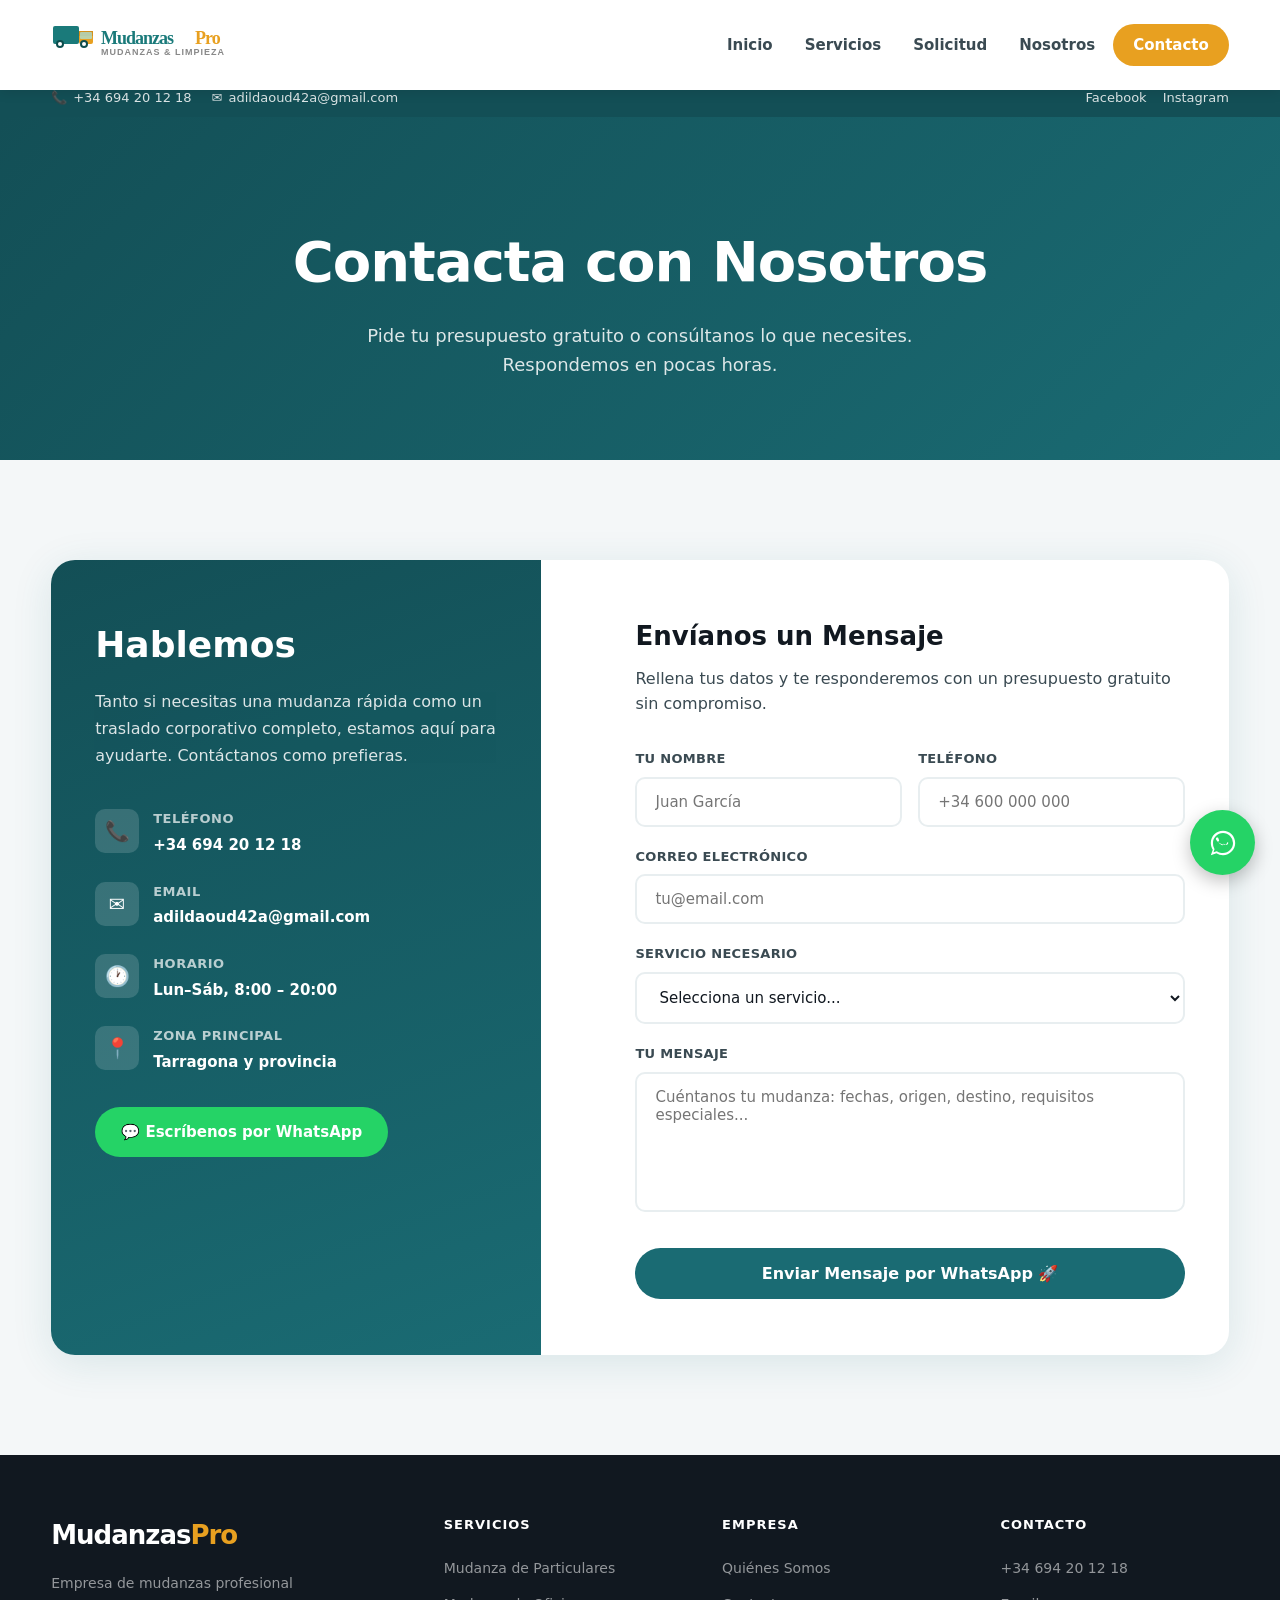
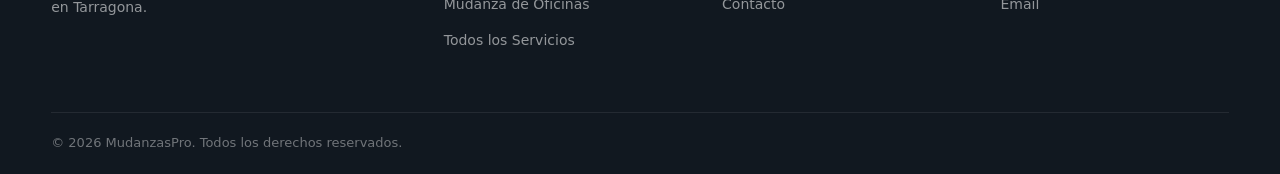
<file: contact.html>
<!DOCTYPE html>
<html lang="es">
<head>
  <meta charset="UTF-8" />
  <meta name="viewport" content="width=device-width, initial-scale=1.0"/>
  <title>Contacto – MudanzasPro Tarragona</title>
  <meta name="description" content="Contacta con MudanzasPro en Tarragona. Presupuesto de mudanza gratis y sin compromiso. Llama al +34 694 20 12 18 o escríbenos por WhatsApp." />
  <link rel="stylesheet" href="style.css" />
</head>
<body>

<div class="topbar">
  <div class="container">
    <div class="topbar-left">
      <span>📞 <a href="tel:+34694201218">+34 694 20 12 18</a></span>
      <span>✉️ <a href="mailto:adildaoud42a@gmail.com">adildaoud42a@gmail.com</a></span>
    </div>
    <div class="topbar-right">
      <a href="#">Facebook</a>
      <a href="#">Instagram</a>
    </div>
  </div>
</div>

<header>
  <div class="container nav">
    <a href="index.html" class="logo"><svg width="180" height="44" viewBox="0 0 180 44" fill="none" xmlns="http://www.w3.org/2000/svg"><rect x="2" y="10" width="26" height="18" rx="2" fill="#1a7a7a"/><rect x="28" y="15" width="14" height="13" rx="2" fill="#e8a020"/><polygon points="28,15 42,15 42,20 28,20" fill="#d4901a"/><circle cx="9" cy="28" r="4" fill="#0d4d4d"/><circle cx="9" cy="28" r="2" fill="#fff"/><circle cx="33" cy="28" r="4" fill="#0d4d4d"/><circle cx="33" cy="28" r="2" fill="#fff"/><rect x="29" y="16" width="12" height="7" rx="1" fill="#a8e6e6" opacity="0.7"/><text x="50" y="28" font-family="Georgia, serif" font-size="18" font-weight="700" fill="#1a7a7a">Mudanzas</text><text x="144" y="28" font-family="Georgia, serif" font-size="18" font-weight="700" fill="#e8a020">Pro</text><text x="50" y="39" font-family="Arial, sans-serif" font-size="9" fill="#888" letter-spacing="1">MUDANZAS &amp; LIMPIEZA</text></svg></a>
    <nav id="main-nav">
      <a href="index.html">Inicio</a>
      <a href="services.html">Servicios</a>
      <a href="request.html">Solicitud</a>
      <a href="#">Nosotros</a>
      <a href="contact.html" class="active nav-cta">Contacto</a>
    </nav>
    <button class="hamburger" id="hamburger"><span></span><span></span><span></span></button>
  </div>
</header>

<section class="page-hero">
  <div class="container">
    <h1>Contacta con Nosotros</h1>
    <p>Pide tu presupuesto gratuito o consúltanos lo que necesites. Respondemos en pocas horas.</p>
  </div>
</section>

<section class="contact-section">
  <div class="container">
    <div class="contact-grid">
      <div class="contact-left">
        <h2>Hablemos</h2>
        <p>Tanto si necesitas una mudanza rápida como un traslado corporativo completo, estamos aquí para ayudarte. Contáctanos como prefieras.</p>
        <div class="contact-info-items">
          <div class="ci-item">
            <div class="ci-icon">📞</div>
            <div class="ci-text">
              <strong>Teléfono</strong>
              <span>+34 694 20 12 18</span>
            </div>
          </div>
          <div class="ci-item">
            <div class="ci-icon">✉️</div>
            <div class="ci-text">
              <strong>Email</strong>
              <span>adildaoud42a@gmail.com</span>
            </div>
          </div>
          <div class="ci-item">
            <div class="ci-icon">🕐</div>
            <div class="ci-text">
              <strong>Horario</strong>
              <span>Lun–Sáb, 8:00 – 20:00</span>
            </div>
          </div>
          <div class="ci-item">
            <div class="ci-icon">📍</div>
            <div class="ci-text">
              <strong>Zona principal</strong>
              <span>Tarragona y provincia</span>
            </div>
          </div>
        </div>
        <a href="https://wa.me/34694201218" target="_blank" class="whatsapp-btn">
          💬 Escríbenos por WhatsApp
        </a>
      </div>
      <div class="contact-right">
        <h3>Envíanos un Mensaje</h3>
        <p>Rellena tus datos y te responderemos con un presupuesto gratuito sin compromiso.</p>
        <form id="whatsapp-form">
          <div class="form-row">
            <div class="form-group">
              <label>Tu Nombre</label>
              <input type="text" id="name" placeholder="Juan García" required>
            </div>
            <div class="form-group">
              <label>Teléfono</label>
              <input type="tel" id="phone" placeholder="+34 600 000 000" required>
            </div>
          </div>
          <div class="form-group">
            <label>Correo Electrónico</label>
            <input type="email" id="email" placeholder="tu@email.com" required>
          </div>
          <div class="form-group">
            <label>Servicio Necesario</label>
            <select id="service">
              <option value="">Selecciona un servicio...</option>
              <option>Mudanza de Particulares</option>
              <option>Mudanza de Oficinas</option>
              <option>Mudanza de Empresas</option>
              <option>Mudanza Internacional</option>
              <option>Almacenaje</option>
              <option>Montaje de Muebles</option>
              <option>Otro</option>
            </select>
          </div>
          <div class="form-group">
            <label>Tu Mensaje</label>
            <textarea id="message" placeholder="Cuéntanos tu mudanza: fechas, origen, destino, requisitos especiales..."></textarea>
          </div>
          <button type="submit" class="submit-btn">Enviar Mensaje por WhatsApp 🚀</button>
        </form>
      </div>
    </div>
  </div>
</section>

<footer>
  <div class="container">
    <div class="footer-grid">
      <div class="footer-brand">
        <a href="index.html" class="logo">Mudanzas<span style="color:var(--gold)">Pro</span></a>
        <p>Empresa de mudanzas profesional en Tarragona.</p>
      </div>
      <div class="footer-col"><h4>Servicios</h4><ul>
        <li><a href="private-moving.html">Mudanza de Particulares</a></li>
        <li><a href="office-moving.html">Mudanza de Oficinas</a></li>
        <li><a href="services.html">Todos los Servicios</a></li>
      </ul></div>
      <div class="footer-col"><h4>Empresa</h4><ul>
        <li><a href="#">Quiénes Somos</a></li>
        <li><a href="contact.html">Contacto</a></li>
      </ul></div>
      <div class="footer-col"><h4>Contacto</h4><ul>
        <li><a href="tel:+34694201218">+34 694 20 12 18</a></li>
        <li><a href="mailto:adildaoud42a@gmail.com">Email</a></li>
      </ul></div>
    </div>
    <div class="footer-bottom">
      <span>© 2026 MudanzasPro. Todos los derechos reservados.</span>
    </div>
  </div>
</footer>

<a href="https://wa.me/34694201218" class="whatsapp-float" target="_blank" aria-label="Chat en WhatsApp">
   <svg xmlns="http://www.w3.org/2000/svg" viewBox="0 0 32 32" width="30" height="30" fill="white"><path d="M19.11 17.93c-.29-.15-1.7-.84-1.96-.94-.26-.1-.45-.15-.64.15-.19.29-.74.94-.91 1.13-.17.19-.34.22-.63.07-.29-.15-1.24-.46-2.36-1.46-.87-.78-1.46-1.74-1.63-2.03-.17-.29-.02-.45.13-.6.13-.13.29-.34.43-.51.15-.17.19-.29.29-.48.1-.19.05-.36-.02-.51-.07-.15-.64-1.55-.88-2.12-.23-.56-.47-.48-.64-.49h-.55c-.19 0-.51.07-.78.36-.26.29-1 1-.1 2.43.9 1.43 2.57 3.15 6.2 4.42.86.3 1.53.48 2.06.61.87.22 1.66.19 2.29.12.7-.08 1.7-.69 1.94-1.35.24-.66.24-1.22.17-1.35-.07-.12-.26-.19-.55-.34zM16.01 3C8.83 3 3 8.82 3 16c0 2.54.74 5.02 2.13 7.15L3 29l5.99-2.09A12.94 12.94 0 0016.01 29C23.18 29 29 23.18 29 16S23.18 3 16.01 3zm0 23.67c-2.17 0-4.29-.58-6.15-1.68l-.44-.26-3.56 1.24 1.19-3.47-.29-.45A10.64 10.64 0 015.33 16c0-5.88 4.79-10.67 10.68-10.67 2.85 0 5.53 1.11 7.55 3.13A10.6 10.6 0 0126.68 16c0 5.89-4.79 10.67-10.67 10.67z"/></svg>
</a>
<style>
.whatsapp-float{position:fixed;width:65px;height:65px;bottom:25px;right:25px;background:#25D366;border-radius:50%;display:flex;justify-content:center;align-items:center;box-shadow:0 6px 18px rgba(0,0,0,0.25);z-index:9999;transition:0.3s ease;text-decoration:none;}
.whatsapp-float:hover{transform:scale(1.1);background:#20ba5a;}
</style>
<script>
const hamburger=document.getElementById('hamburger');
const nav=document.getElementById('main-nav');
hamburger.addEventListener('click',()=>nav.classList.toggle('open'));
document.getElementById('whatsapp-form').addEventListener('submit',function(e){
  e.preventDefault();
  const name=document.getElementById('name').value;
  const phone=document.getElementById('phone').value;
  const email=document.getElementById('email').value;
  const service=document.getElementById('service').value;
  const message=document.getElementById('message').value;
  const text=`¡Hola! Me gustaría pedir un presupuesto.\n\nNombre: ${name}\nTeléfono: ${phone}\nEmail: ${email}\nServicio: ${service}\nMensaje: ${message}`;
  window.open(`https://wa.me/34694201218?text=${encodeURIComponent(text)}`,'_blank');
});
</script>
</body>
</html>
</file>
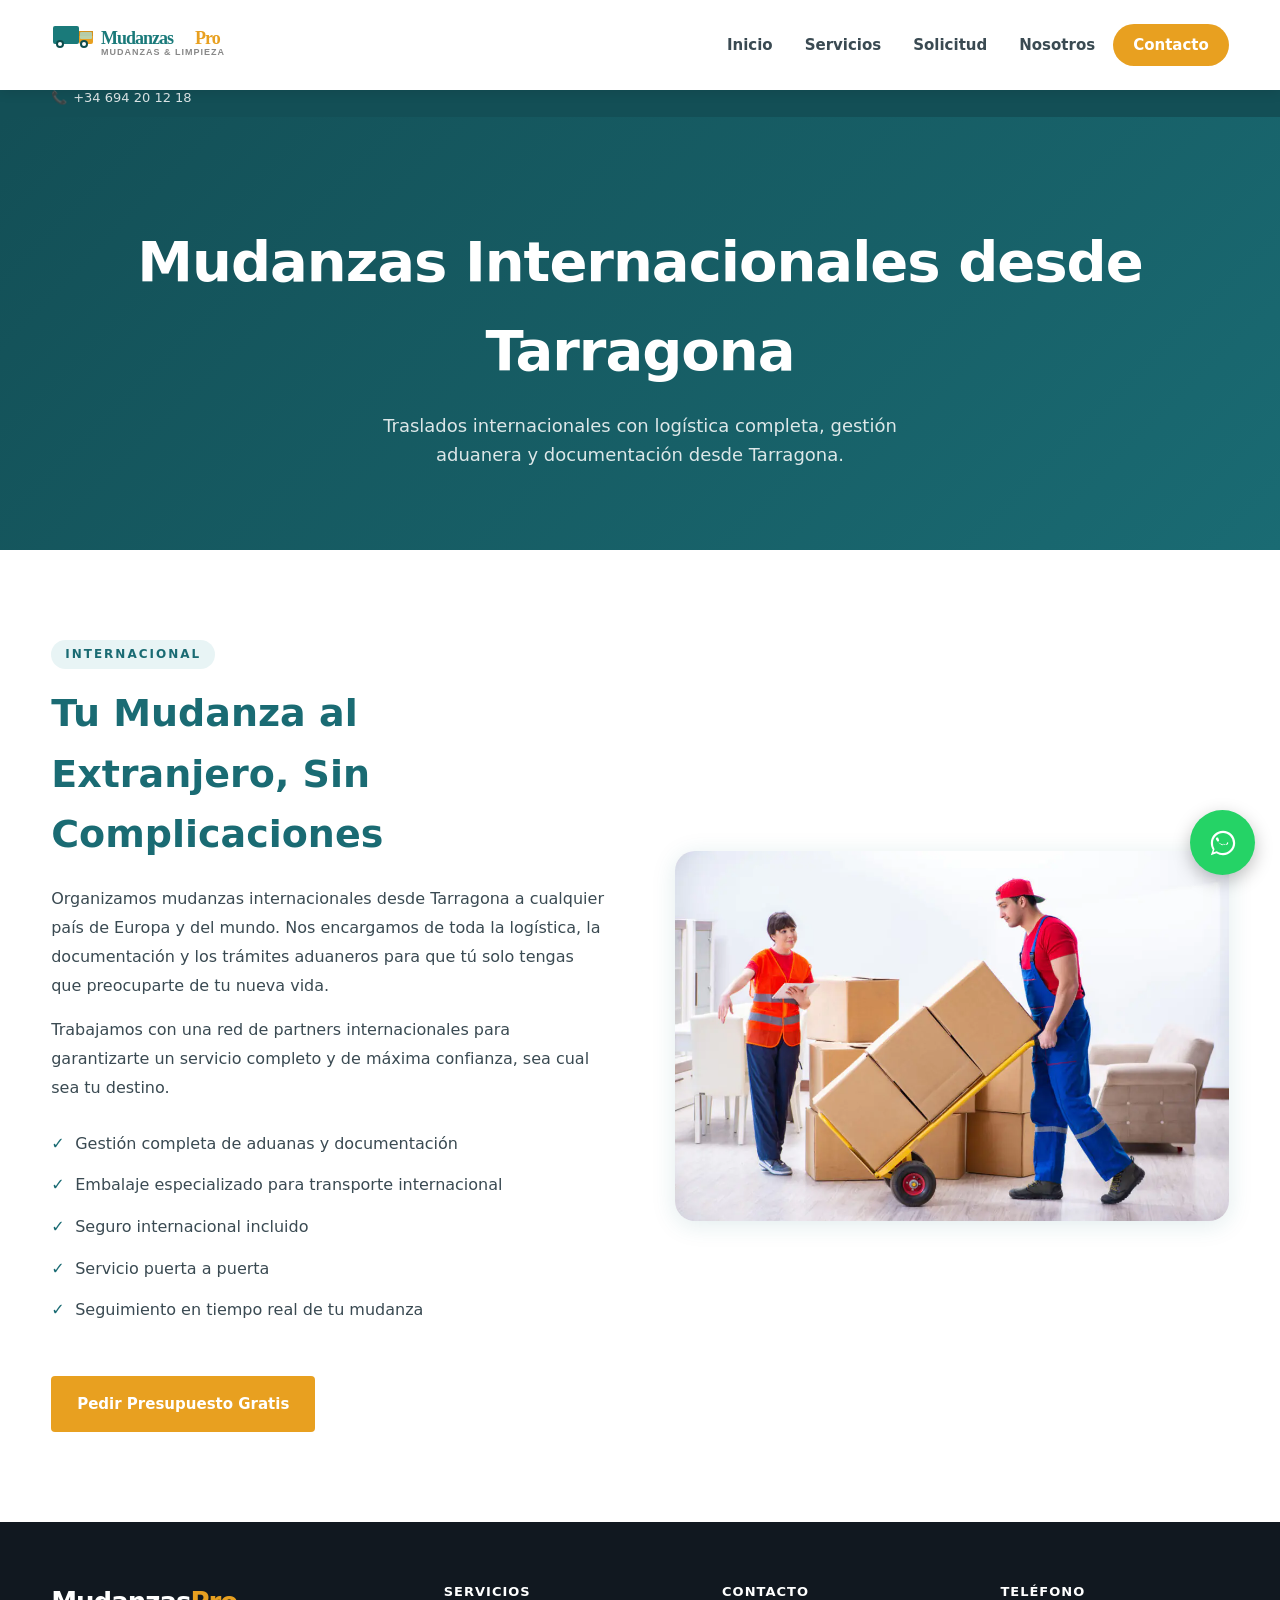
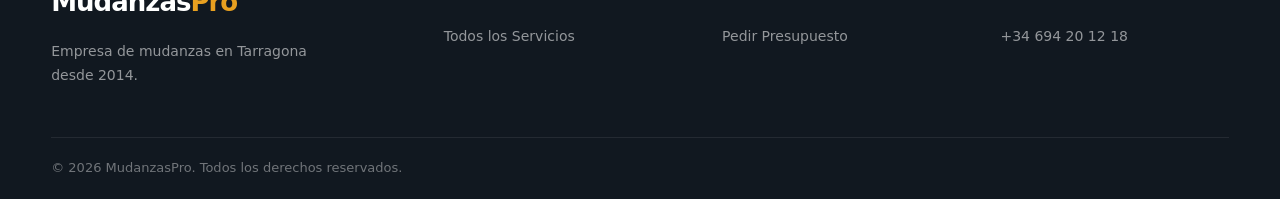
<file: inter-moving.html>
<!DOCTYPE html>
<html lang="es">
<head>
  <meta charset="UTF-8" />
  <meta name="viewport" content="width=device-width, initial-scale=1.0"/>
  <title>Mudanzas Internacionales desde Tarragona – MudanzasPro</title>
  <meta name="description" content="Mudanzas internacionales desde Tarragona. Gestión aduanera, logística completa y documentación. Presupuesto gratis. +34 694 20 12 18." />
  <link rel="stylesheet" href="style.css" />
</head>
<body>
<div class="topbar"><div class="container"><div class="topbar-left"><span>📞 <a href="tel:+34694201218">+34 694 20 12 18</a></span></div></div></div>
<header>
  <div class="container nav">
    <a href="index.html" class="logo"><svg width="180" height="44" viewBox="0 0 180 44" fill="none" xmlns="http://www.w3.org/2000/svg"><rect x="2" y="10" width="26" height="18" rx="2" fill="#1a7a7a"/><rect x="28" y="15" width="14" height="13" rx="2" fill="#e8a020"/><polygon points="28,15 42,15 42,20 28,20" fill="#d4901a"/><circle cx="9" cy="28" r="4" fill="#0d4d4d"/><circle cx="9" cy="28" r="2" fill="#fff"/><circle cx="33" cy="28" r="4" fill="#0d4d4d"/><circle cx="33" cy="28" r="2" fill="#fff"/><rect x="29" y="16" width="12" height="7" rx="1" fill="#a8e6e6" opacity="0.7"/><text x="50" y="28" font-family="Georgia, serif" font-size="18" font-weight="700" fill="#1a7a7a">Mudanzas</text><text x="144" y="28" font-family="Georgia, serif" font-size="18" font-weight="700" fill="#e8a020">Pro</text><text x="50" y="39" font-family="Arial, sans-serif" font-size="9" fill="#888" letter-spacing="1">MUDANZAS &amp; LIMPIEZA</text></svg></a>
    <nav id="main-nav">
      <a href="index.html">Inicio</a>
      <a href="services.html">Servicios</a>
      <a href="request.html">Solicitud</a>
      <a href="#">Nosotros</a>
      <a href="contact.html" class="nav-cta">Contacto</a>
    </nav>
    <button class="hamburger" id="hamburger"><span></span><span></span><span></span></button>
  </div>
</header>

<section class="page-hero">
  <div class="container">
    <h1>Mudanzas Internacionales desde Tarragona</h1>
    <p>Traslados internacionales con logística completa, gestión aduanera y documentación desde Tarragona.</p>
  </div>
</section>

<section class="service-detail">
  <div class="container">
    <div class="detail-grid">
      <div class="detail-text">
        <div class="section-label">Internacional</div>
        <h2>Tu Mudanza al Extranjero, Sin Complicaciones</h2>
        <p>Organizamos mudanzas internacionales desde Tarragona a cualquier país de Europa y del mundo. Nos encargamos de toda la logística, la documentación y los trámites aduaneros para que tú solo tengas que preocuparte de tu nueva vida.</p>
        <p>Trabajamos con una red de partners internacionales para garantizarte un servicio completo y de máxima confianza, sea cual sea tu destino.</p>
        <ul>
          <li>Gestión completa de aduanas y documentación</li>
          <li>Embalaje especializado para transporte internacional</li>
          <li>Seguro internacional incluido</li>
          <li>Servicio puerta a puerta</li>
          <li>Seguimiento en tiempo real de tu mudanza</li>
        </ul>
        <br>
        <a href="contact.html" class="btn btn-primary">Pedir Presupuesto Gratis</a>
      </div>
      <div class="detail-image"><img src="images/moving.jpg" alt="Mudanzas Internacionales Tarragona"></div>
    </div>
  </div>
</section>

<footer>
  <div class="container">
    <div class="footer-grid">
      <div class="footer-brand"><a href="index.html" class="logo">Mudanzas<span style="color:var(--gold)">Pro</span></a><p>Empresa de mudanzas en Tarragona desde 2014.</p></div>
      <div class="footer-col"><h4>Servicios</h4><ul><li><a href="services.html">Todos los Servicios</a></li></ul></div>
      <div class="footer-col"><h4>Contacto</h4><ul><li><a href="contact.html">Pedir Presupuesto</a></li></ul></div>
      <div class="footer-col"><h4>Teléfono</h4><ul><li><a href="tel:+34694201218">+34 694 20 12 18</a></li></ul></div>
    </div>
    <div class="footer-bottom"><span>© 2026 MudanzasPro. Todos los derechos reservados.</span></div>
  </div>
</footer>

<a href="https://wa.me/34694201218" class="whatsapp-float" target="_blank" aria-label="Chat en WhatsApp">
   <svg xmlns="http://www.w3.org/2000/svg" viewBox="0 0 32 32" width="30" height="30" fill="white"><path d="M19.11 17.93c-.29-.15-1.7-.84-1.96-.94-.26-.1-.45-.15-.64.15-.19.29-.74.94-.91 1.13-.17.19-.34.22-.63.07-.29-.15-1.24-.46-2.36-1.46-.87-.78-1.46-1.74-1.63-2.03-.17-.29-.02-.45.13-.6.13-.13.29-.34.43-.51.15-.17.19-.29.29-.48.1-.19.05-.36-.02-.51-.07-.15-.64-1.55-.88-2.12-.23-.56-.47-.48-.64-.49h-.55c-.19 0-.51.07-.78.36-.26.29-1 1-.1 2.43.9 1.43 2.57 3.15 6.2 4.42.86.3 1.53.48 2.06.61.87.22 1.66.19 2.29.12.7-.08 1.7-.69 1.94-1.35.24-.66.24-1.22.17-1.35-.07-.12-.26-.19-.55-.34zM16.01 3C8.83 3 3 8.82 3 16c0 2.54.74 5.02 2.13 7.15L3 29l5.99-2.09A12.94 12.94 0 0016.01 29C23.18 29 29 23.18 29 16S23.18 3 16.01 3zm0 23.67c-2.17 0-4.29-.58-6.15-1.68l-.44-.26-3.56 1.24 1.19-3.47-.29-.45A10.64 10.64 0 015.33 16c0-5.88 4.79-10.67 10.68-10.67 2.85 0 5.53 1.11 7.55 3.13A10.6 10.6 0 0126.68 16c0 5.89-4.79 10.67-10.67 10.67z"/></svg>
</a>
<style>.whatsapp-float{position:fixed;width:65px;height:65px;bottom:25px;right:25px;background:#25D366;border-radius:50%;display:flex;justify-content:center;align-items:center;box-shadow:0 6px 18px rgba(0,0,0,0.25);z-index:9999;transition:0.3s ease;text-decoration:none;}.whatsapp-float:hover{transform:scale(1.1);background:#20ba5a;}</style>
<script>
const hamburger=document.getElementById('hamburger');
const nav=document.getElementById('main-nav');
hamburger.addEventListener('click',()=>nav.classList.toggle('open'));
</script>
</body>
</html>
</file>
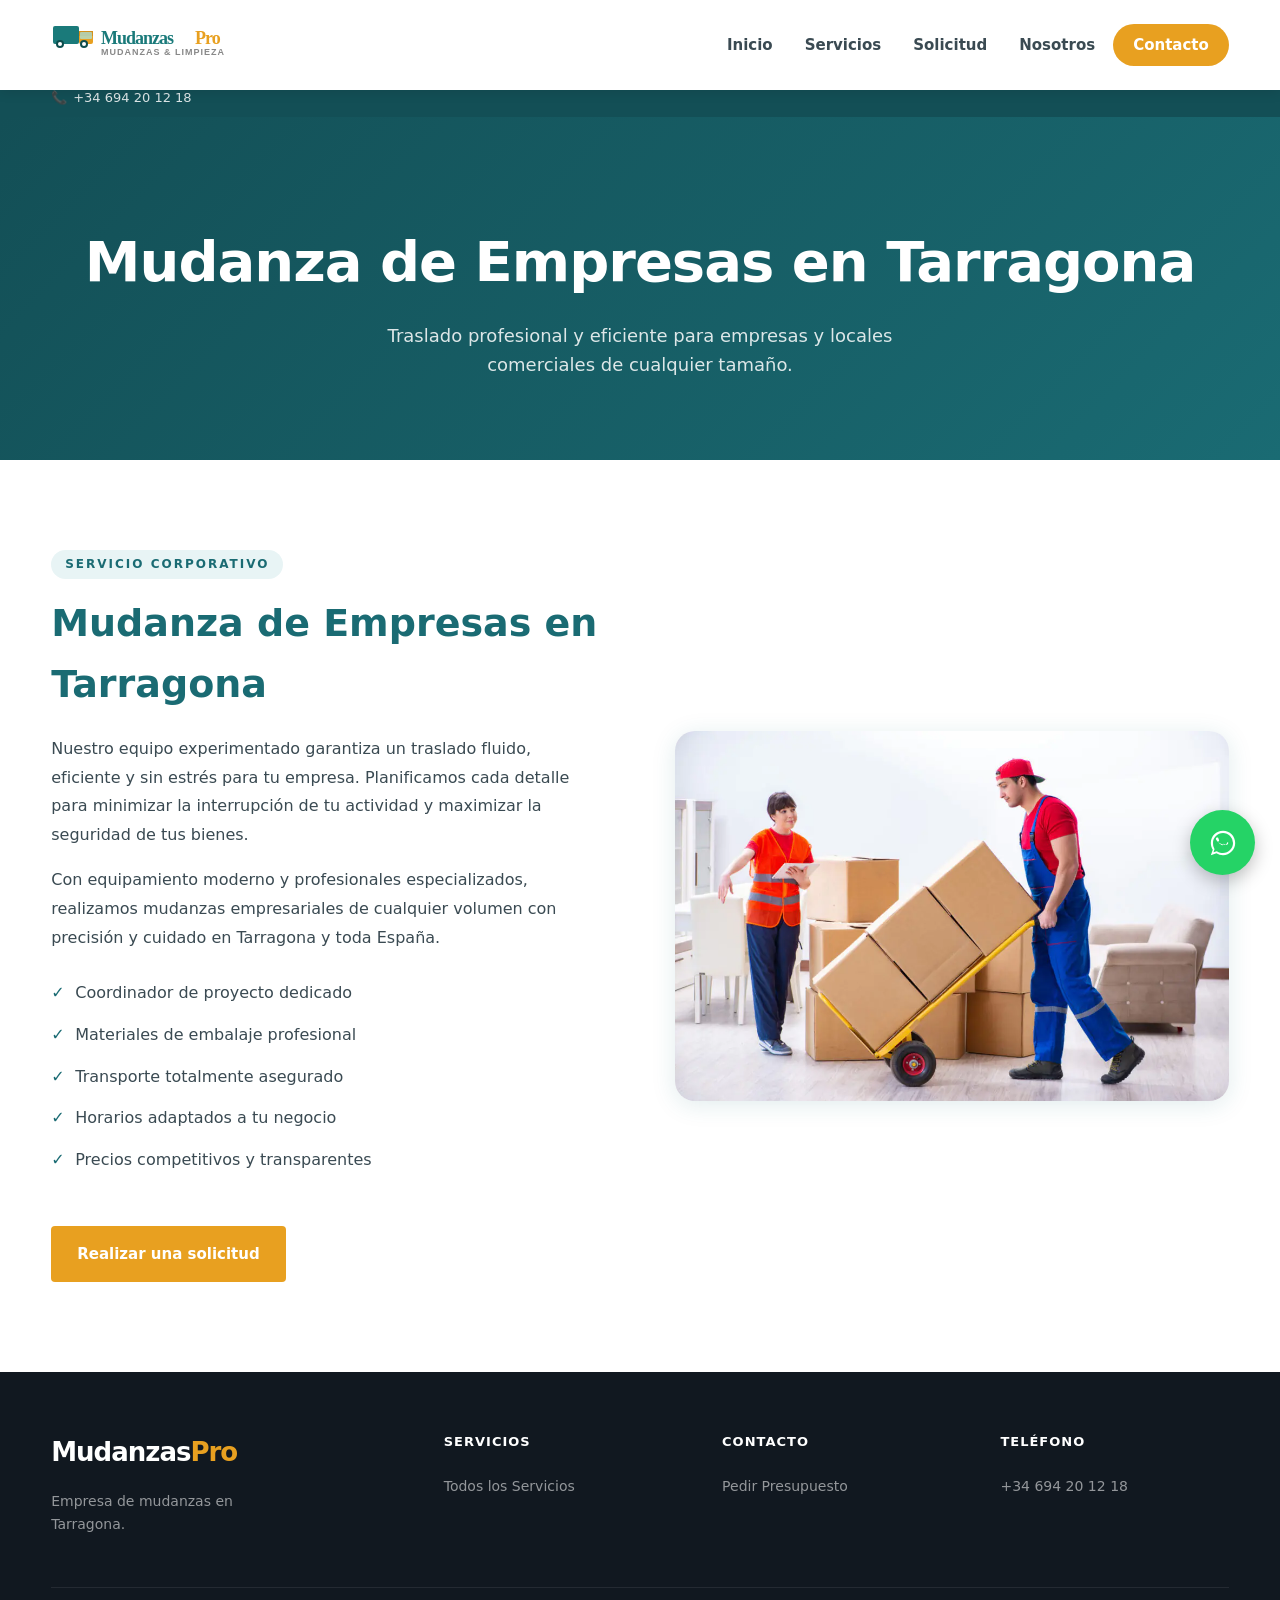
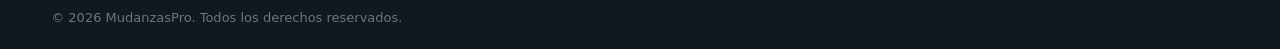
<file: moving-compan.html>
<!DOCTYPE html>
<html lang="es">
<head>
  <meta charset="UTF-8" />
  <meta name="viewport" content="width=device-width, initial-scale=1.0"/>
  <title>Mudanza de Empresas en Tarragona – MudanzasPro</title>
  <meta name="description" content="Traslado de empresas y locales comerciales en Tarragona. Logística completa, equipo profesional y precios transparentes. Presupuesto sin compromiso." />
  <link rel="stylesheet" href="style.css" />
</head>
<body>
<div class="topbar"><div class="container"><div class="topbar-left"><span>📞 <a href="tel:+34694201218">+34 694 20 12 18</a></span></div></div></div>
<header>
  <div class="container nav">
    <a href="index.html" class="logo"><svg width="180" height="44" viewBox="0 0 180 44" fill="none" xmlns="http://www.w3.org/2000/svg"><rect x="2" y="10" width="26" height="18" rx="2" fill="#1a7a7a"/><rect x="28" y="15" width="14" height="13" rx="2" fill="#e8a020"/><polygon points="28,15 42,15 42,20 28,20" fill="#d4901a"/><circle cx="9" cy="28" r="4" fill="#0d4d4d"/><circle cx="9" cy="28" r="2" fill="#fff"/><circle cx="33" cy="28" r="4" fill="#0d4d4d"/><circle cx="33" cy="28" r="2" fill="#fff"/><rect x="29" y="16" width="12" height="7" rx="1" fill="#a8e6e6" opacity="0.7"/><text x="50" y="28" font-family="Georgia, serif" font-size="18" font-weight="700" fill="#1a7a7a">Mudanzas</text><text x="144" y="28" font-family="Georgia, serif" font-size="18" font-weight="700" fill="#e8a020">Pro</text><text x="50" y="39" font-family="Arial, sans-serif" font-size="9" fill="#888" letter-spacing="1">MUDANZAS &amp; LIMPIEZA</text></svg></a>
    <nav id="main-nav">
      <a href="index.html">Inicio</a>
      <a href="services.html">Servicios</a>
      <a href="request.html">Solicitud</a>
      <a href="#">Nosotros</a>
      <a href="contact.html" class="nav-cta">Contacto</a>

    </nav>
    <button class="hamburger" id="hamburger"><span></span><span></span><span></span></button>
  </div>
</header>

<section class="page-hero">
  <div class="container">
    <h1>Mudanza de Empresas en Tarragona</h1>
    <p>Traslado profesional y eficiente para empresas y locales comerciales de cualquier tamaño.</p>
  </div>
</section>

<section class="service-detail">
  <div class="container">
    <div class="detail-grid">
      <div class="detail-text">
        <div class="section-label">Servicio Corporativo</div>
        <h2>Mudanza de Empresas en Tarragona</h2>
        <p>Nuestro equipo experimentado garantiza un traslado fluido, eficiente y sin estrés para tu empresa. Planificamos cada detalle para minimizar la interrupción de tu actividad y maximizar la seguridad de tus bienes.</p>
        <p>Con equipamiento moderno y profesionales especializados, realizamos mudanzas empresariales de cualquier volumen con precisión y cuidado en Tarragona y toda España.</p>
        <ul>
          <li>Coordinador de proyecto dedicado</li>
          <li>Materiales de embalaje profesional</li>
          <li>Transporte totalmente asegurado</li>
          <li>Horarios adaptados a tu negocio</li>
          <li>Precios competitivos y transparentes</li>
        </ul>
        <br>
        <a href="request.html" class="btn btn-primary">Realizar una solicitud</a>
      </div>
      <div class="detail-image"><img src="images/moving.jpg" alt="Mudanza de Empresas Tarragona"></div>
    </div>
  </div>
</section>

<footer>
  <div class="container">
    <div class="footer-grid">
      <div class="footer-brand"><a href="index.html" class="logo">Mudanzas<span style="color:var(--gold)">Pro</span></a><p>Empresa de mudanzas en Tarragona.</p></div>
      <div class="footer-col"><h4>Servicios</h4><ul><li><a href="services.html">Todos los Servicios</a></li></ul></div>
      <div class="footer-col"><h4>Contacto</h4><ul><li><a href="contact.html">Pedir Presupuesto</a></li></ul></div>
      <div class="footer-col"><h4>Teléfono</h4><ul><li><a href="tel:+34694201218">+34 694 20 12 18</a></li></ul></div>
    </div>
    <div class="footer-bottom"><span>© 2026 MudanzasPro. Todos los derechos reservados.</span></div>
  </div>
</footer>

<a href="https://wa.me/34694201218" class="whatsapp-float" target="_blank" aria-label="Chat en WhatsApp">
   <svg xmlns="http://www.w3.org/2000/svg" viewBox="0 0 32 32" width="30" height="30" fill="white"><path d="M19.11 17.93c-.29-.15-1.7-.84-1.96-.94-.26-.1-.45-.15-.64.15-.19.29-.74.94-.91 1.13-.17.19-.34.22-.63.07-.29-.15-1.24-.46-2.36-1.46-.87-.78-1.46-1.74-1.63-2.03-.17-.29-.02-.45.13-.6.13-.13.29-.34.43-.51.15-.17.19-.29.29-.48.1-.19.05-.36-.02-.51-.07-.15-.64-1.55-.88-2.12-.23-.56-.47-.48-.64-.49h-.55c-.19 0-.51.07-.78.36-.26.29-1 1-.1 2.43.9 1.43 2.57 3.15 6.2 4.42.86.3 1.53.48 2.06.61.87.22 1.66.19 2.29.12.7-.08 1.7-.69 1.94-1.35.24-.66.24-1.22.17-1.35-.07-.12-.26-.19-.55-.34zM16.01 3C8.83 3 3 8.82 3 16c0 2.54.74 5.02 2.13 7.15L3 29l5.99-2.09A12.94 12.94 0 0016.01 29C23.18 29 29 23.18 29 16S23.18 3 16.01 3zm0 23.67c-2.17 0-4.29-.58-6.15-1.68l-.44-.26-3.56 1.24 1.19-3.47-.29-.45A10.64 10.64 0 015.33 16c0-5.88 4.79-10.67 10.68-10.67 2.85 0 5.53 1.11 7.55 3.13A10.6 10.6 0 0126.68 16c0 5.89-4.79 10.67-10.67 10.67z"/></svg>
</a>
<style>.whatsapp-float{position:fixed;width:65px;height:65px;bottom:25px;right:25px;background:#25D366;border-radius:50%;display:flex;justify-content:center;align-items:center;box-shadow:0 6px 18px rgba(0,0,0,0.25);z-index:9999;transition:0.3s ease;text-decoration:none;}.whatsapp-float:hover{transform:scale(1.1);background:#20ba5a;}</style>
<script>
const hamburger=document.getElementById('hamburger');
const nav=document.getElementById('main-nav');
hamburger.addEventListener('click',()=>nav.classList.toggle('open'));
</script>
</body>
</html>
</file>
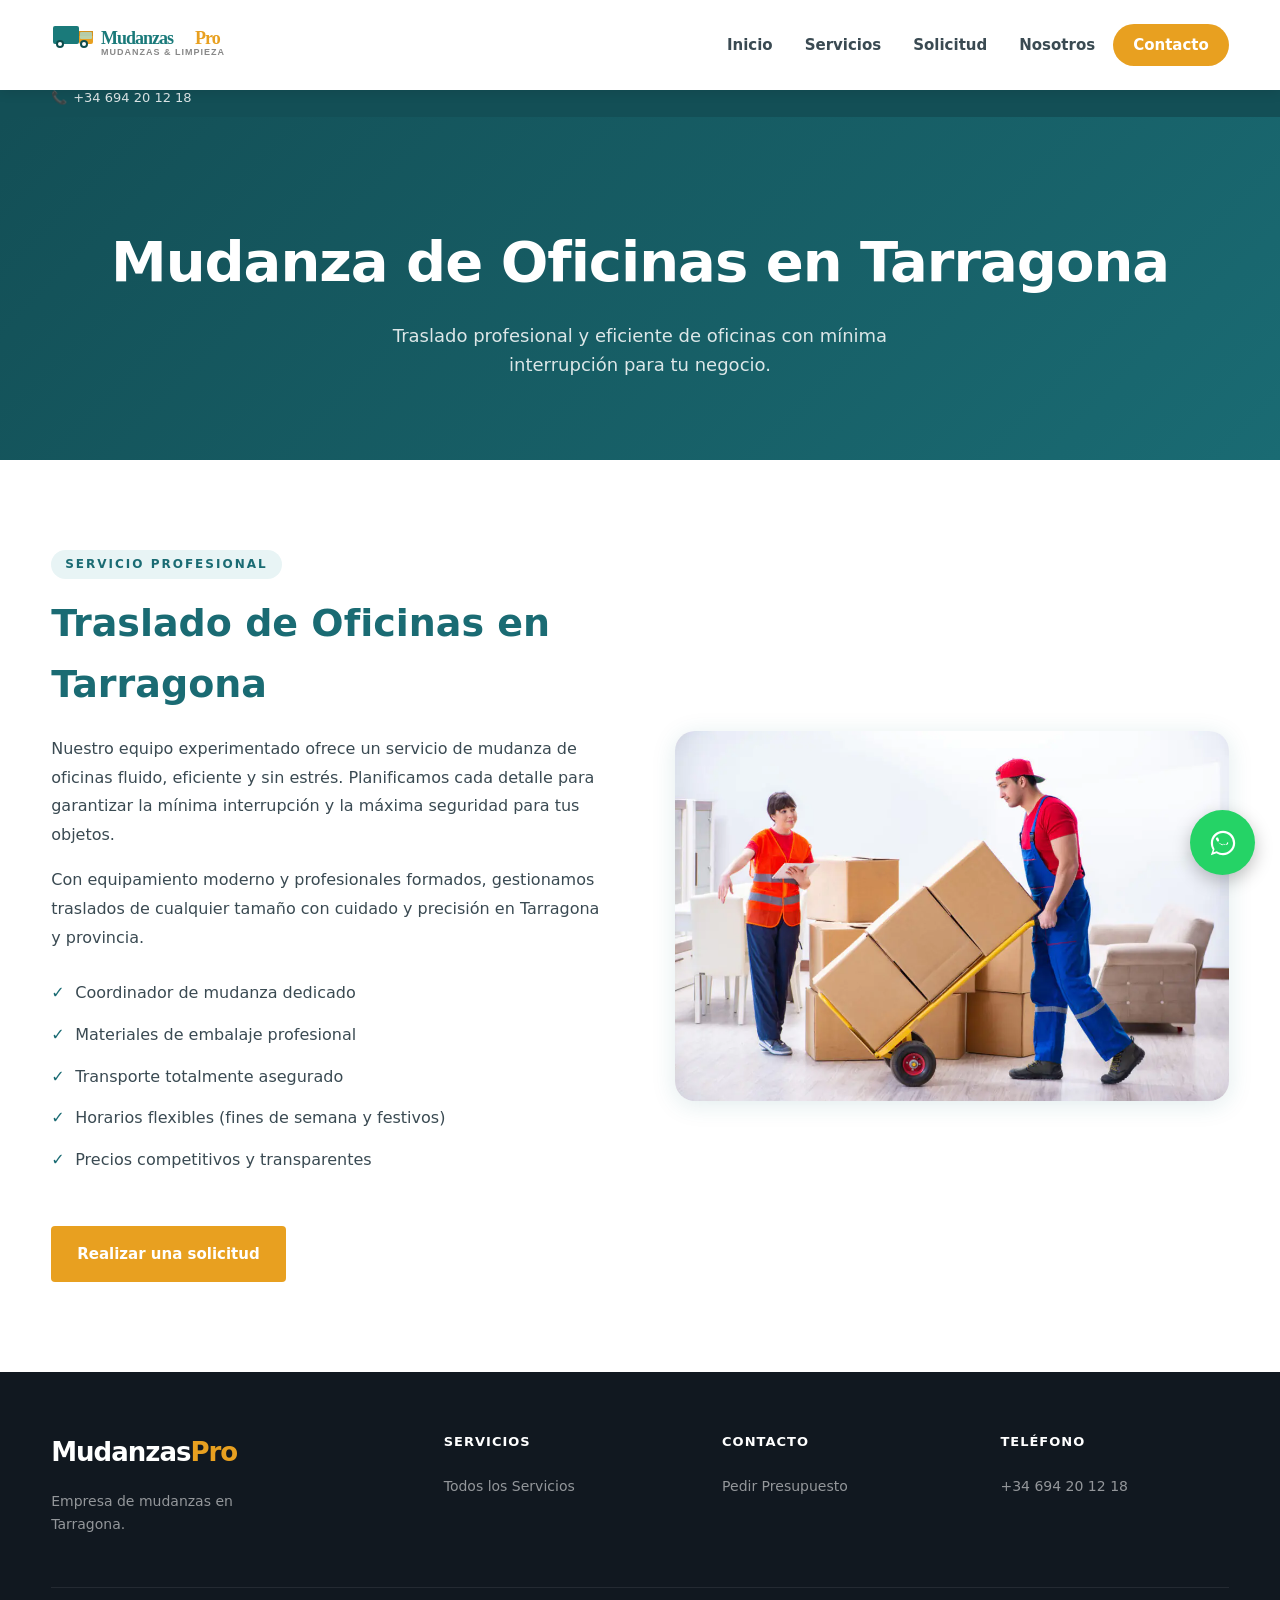
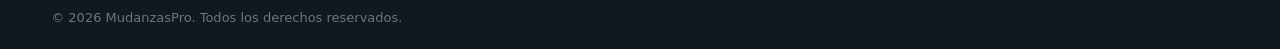
<file: office-moving.html>
<!DOCTYPE html>
<html lang="es">
<head>
  <meta charset="UTF-8" />
  <meta name="viewport" content="width=device-width, initial-scale=1.0"/>
  <title>Mudanza de Oficinas en Tarragona – MudanzasPro</title>
  <meta name="description" content="Traslado de oficinas en Tarragona con mínima interrupción. Equipo profesional, materiales de calidad y precio transparente. Presupuesto gratis." />
  <link rel="stylesheet" href="style.css" />
</head>
<body>
<div class="topbar"><div class="container"><div class="topbar-left"><span>📞 <a href="tel:+34694201218">+34 694 20 12 18</a></span></div></div></div>
<header>
  <div class="container nav">
    <a href="index.html" class="logo"><svg width="180" height="44" viewBox="0 0 180 44" fill="none" xmlns="http://www.w3.org/2000/svg"><rect x="2" y="10" width="26" height="18" rx="2" fill="#1a7a7a"/><rect x="28" y="15" width="14" height="13" rx="2" fill="#e8a020"/><polygon points="28,15 42,15 42,20 28,20" fill="#d4901a"/><circle cx="9" cy="28" r="4" fill="#0d4d4d"/><circle cx="9" cy="28" r="2" fill="#fff"/><circle cx="33" cy="28" r="4" fill="#0d4d4d"/><circle cx="33" cy="28" r="2" fill="#fff"/><rect x="29" y="16" width="12" height="7" rx="1" fill="#a8e6e6" opacity="0.7"/><text x="50" y="28" font-family="Georgia, serif" font-size="18" font-weight="700" fill="#1a7a7a">Mudanzas</text><text x="144" y="28" font-family="Georgia, serif" font-size="18" font-weight="700" fill="#e8a020">Pro</text><text x="50" y="39" font-family="Arial, sans-serif" font-size="9" fill="#888" letter-spacing="1">MUDANZAS &amp; LIMPIEZA</text></svg></a>
    <nav id="main-nav">
      <a href="index.html">Inicio</a>
      <a href="services.html">Servicios</a>
      <a href="request.html">Solicitud</a>
      <a href="#">Nosotros</a>
      <a href="contact.html" class="nav-cta">Contacto</a>

    </nav>
    <button class="hamburger" id="hamburger"><span></span><span></span><span></span></button>
  </div>
</header>

<section class="page-hero">
  <div class="container">
    <h1>Mudanza de Oficinas en Tarragona</h1>
    <p>Traslado profesional y eficiente de oficinas con mínima interrupción para tu negocio.</p>
  </div>
</section>

<section class="service-detail">
  <div class="container">
    <div class="detail-grid">
      <div class="detail-text">
        <div class="section-label">Servicio Profesional</div>
        <h2>Traslado de Oficinas en Tarragona</h2>
        <p>Nuestro equipo experimentado ofrece un servicio de mudanza de oficinas fluido, eficiente y sin estrés. Planificamos cada detalle para garantizar la mínima interrupción y la máxima seguridad para tus objetos.</p>
        <p>Con equipamiento moderno y profesionales formados, gestionamos traslados de cualquier tamaño con cuidado y precisión en Tarragona y provincia.</p>
        <ul>
          <li>Coordinador de mudanza dedicado</li>
          <li>Materiales de embalaje profesional</li>
          <li>Transporte totalmente asegurado</li>
          <li>Horarios flexibles (fines de semana y festivos)</li>
          <li>Precios competitivos y transparentes</li>
        </ul>
        <br>
        <a href="request.html" class="btn btn-primary">Realizar una solicitud</a>
      </div>
      <div class="detail-image"><img src="images/moving.jpg" alt="Mudanza de Oficinas Tarragona"></div>
    </div>
  </div>
</section>

<footer>
  <div class="container">
    <div class="footer-grid">
      <div class="footer-brand"><a href="index.html" class="logo">Mudanzas<span style="color:var(--gold)">Pro</span></a><p>Empresa de mudanzas en Tarragona.</p></div>
      <div class="footer-col"><h4>Servicios</h4><ul><li><a href="services.html">Todos los Servicios</a></li></ul></div>
      <div class="footer-col"><h4>Contacto</h4><ul><li><a href="contact.html">Pedir Presupuesto</a></li></ul></div>
      <div class="footer-col"><h4>Teléfono</h4><ul><li><a href="tel:+34694201218">+34 694 20 12 18</a></li></ul></div>
    </div>
    <div class="footer-bottom"><span>© 2026 MudanzasPro. Todos los derechos reservados.</span></div>
  </div>
</footer>

<a href="https://wa.me/34694201218" class="whatsapp-float" target="_blank" aria-label="Chat en WhatsApp">
   <svg xmlns="http://www.w3.org/2000/svg" viewBox="0 0 32 32" width="30" height="30" fill="white"><path d="M19.11 17.93c-.29-.15-1.7-.84-1.96-.94-.26-.1-.45-.15-.64.15-.19.29-.74.94-.91 1.13-.17.19-.34.22-.63.07-.29-.15-1.24-.46-2.36-1.46-.87-.78-1.46-1.74-1.63-2.03-.17-.29-.02-.45.13-.6.13-.13.29-.34.43-.51.15-.17.19-.29.29-.48.1-.19.05-.36-.02-.51-.07-.15-.64-1.55-.88-2.12-.23-.56-.47-.48-.64-.49h-.55c-.19 0-.51.07-.78.36-.26.29-1 1-.1 2.43.9 1.43 2.57 3.15 6.2 4.42.86.3 1.53.48 2.06.61.87.22 1.66.19 2.29.12.7-.08 1.7-.69 1.94-1.35.24-.66.24-1.22.17-1.35-.07-.12-.26-.19-.55-.34zM16.01 3C8.83 3 3 8.82 3 16c0 2.54.74 5.02 2.13 7.15L3 29l5.99-2.09A12.94 12.94 0 0016.01 29C23.18 29 29 23.18 29 16S23.18 3 16.01 3zm0 23.67c-2.17 0-4.29-.58-6.15-1.68l-.44-.26-3.56 1.24 1.19-3.47-.29-.45A10.64 10.64 0 015.33 16c0-5.88 4.79-10.67 10.68-10.67 2.85 0 5.53 1.11 7.55 3.13A10.6 10.6 0 0126.68 16c0 5.89-4.79 10.67-10.67 10.67z"/></svg>
</a>
<style>.whatsapp-float{position:fixed;width:65px;height:65px;bottom:25px;right:25px;background:#25D366;border-radius:50%;display:flex;justify-content:center;align-items:center;box-shadow:0 6px 18px rgba(0,0,0,0.25);z-index:9999;transition:0.3s ease;text-decoration:none;}.whatsapp-float:hover{transform:scale(1.1);background:#20ba5a;}</style>
<script>
const hamburger=document.getElementById('hamburger');
const nav=document.getElementById('main-nav');
hamburger.addEventListener('click',()=>nav.classList.toggle('open'));
</script>
</body>
</html>
</file>
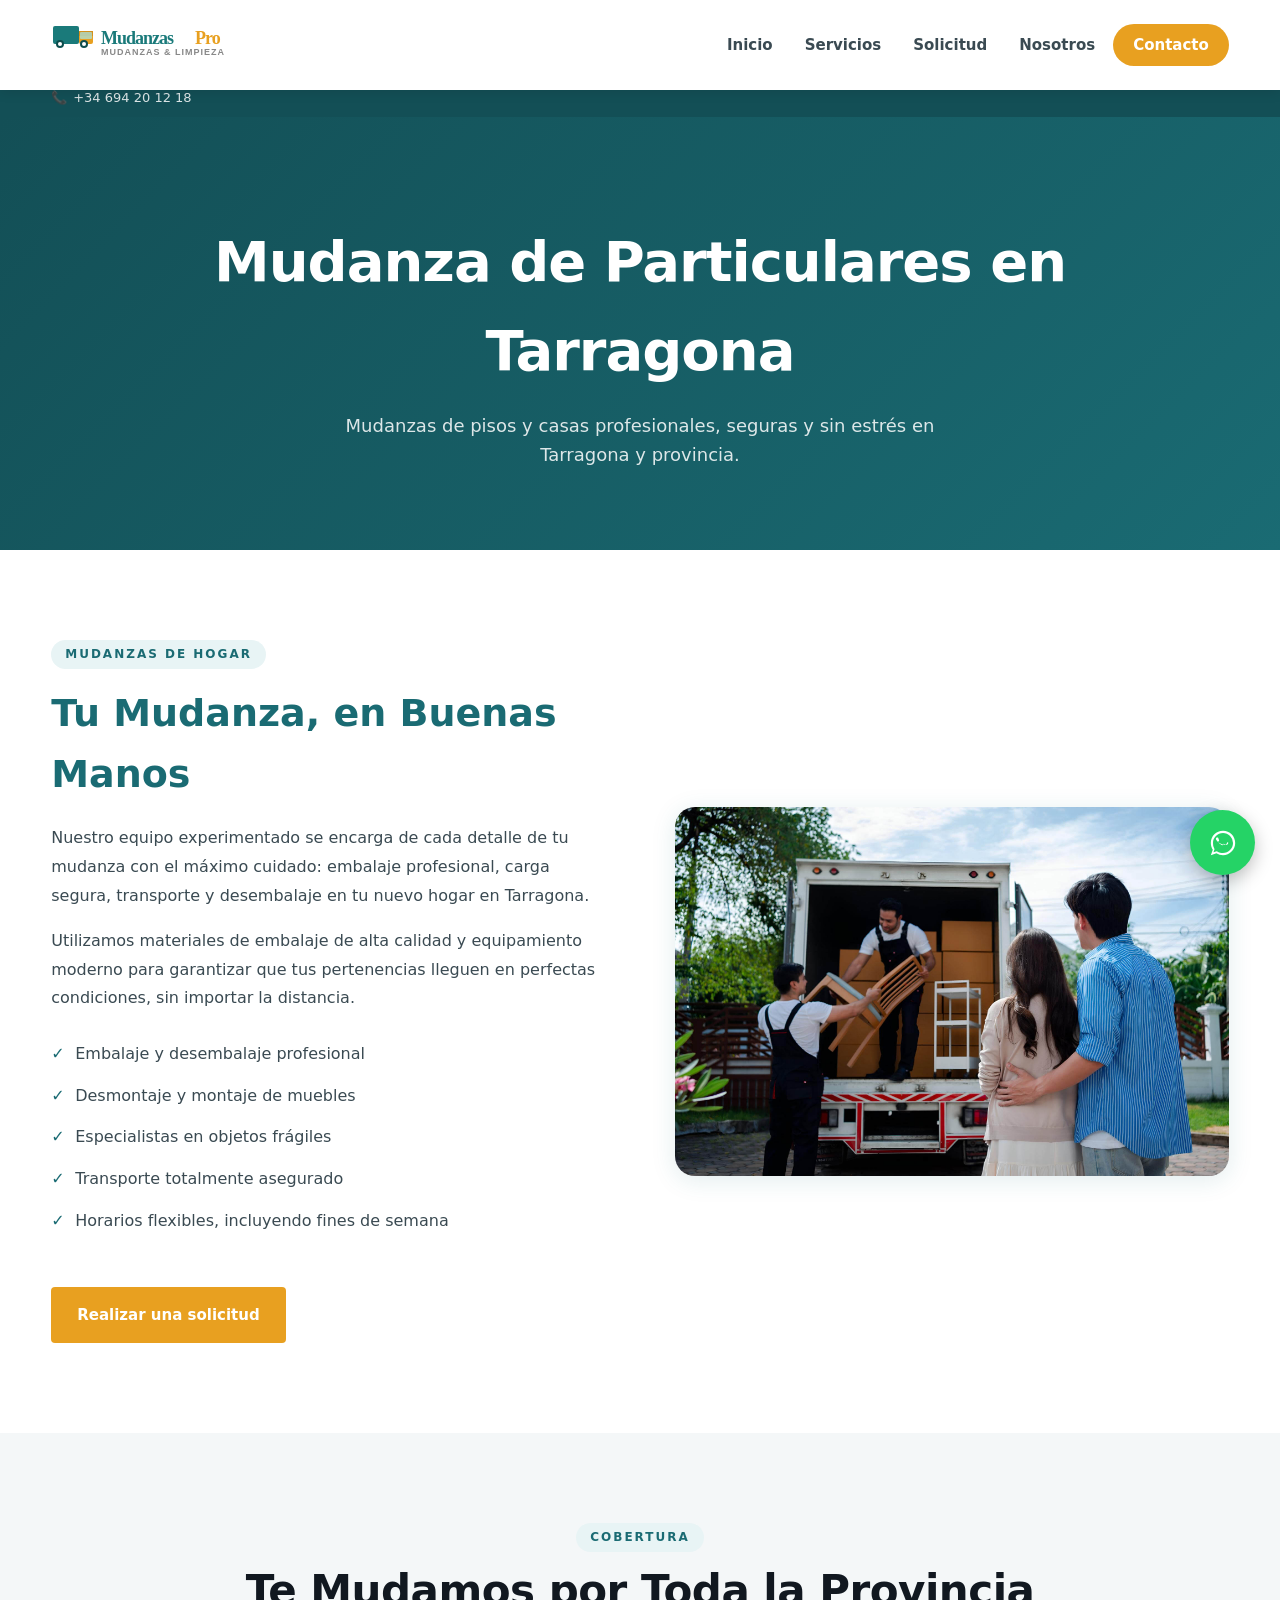
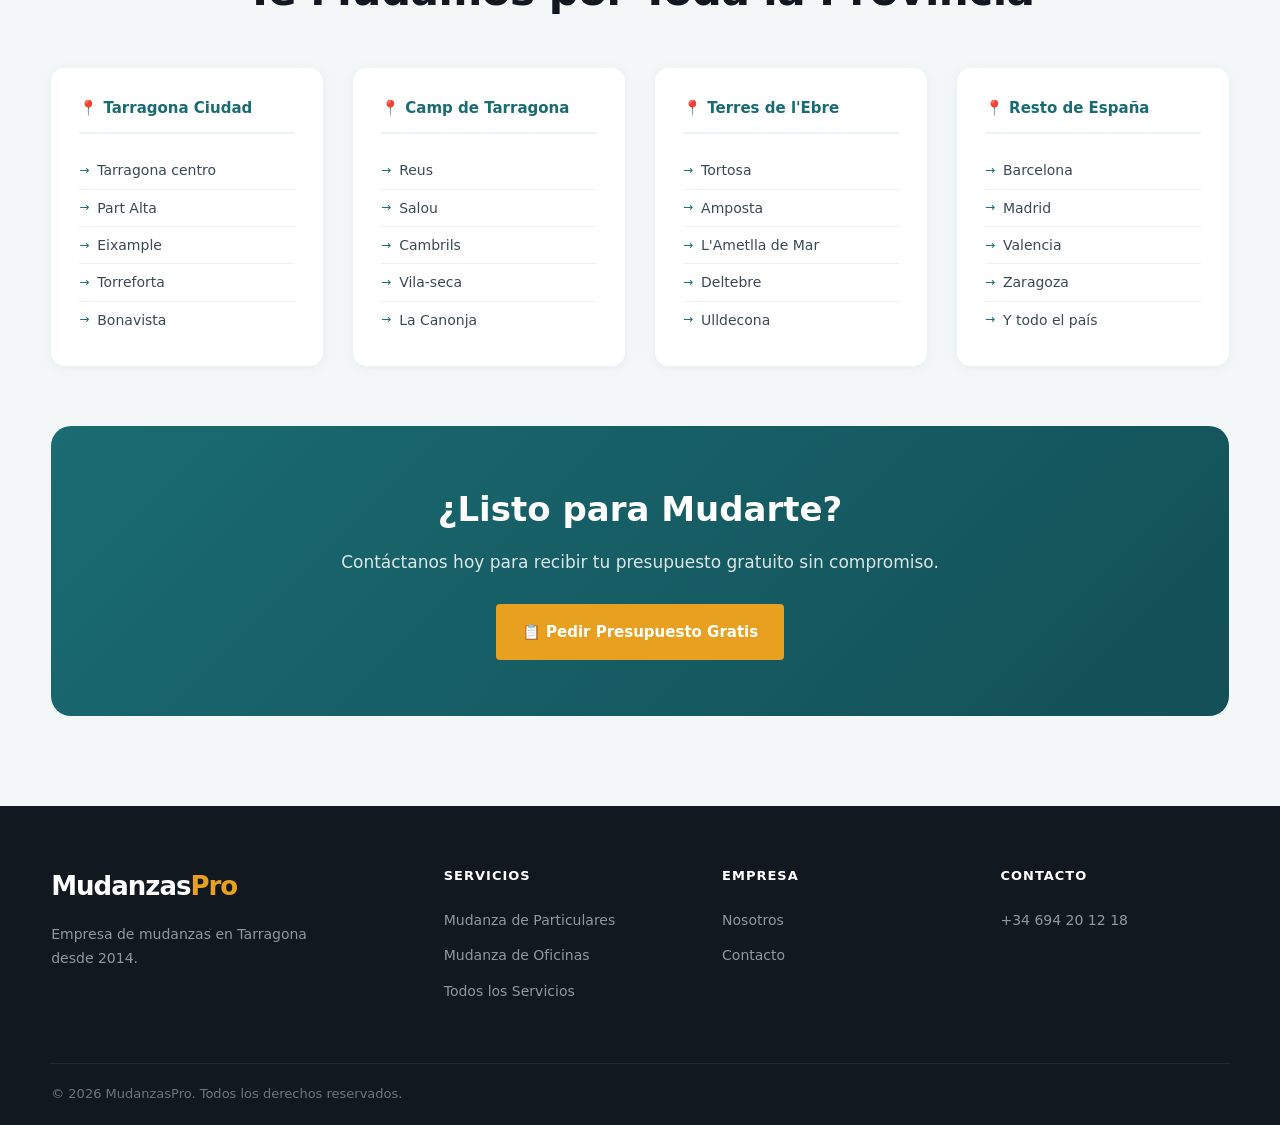
<file: private-moving.html>
<!DOCTYPE html>
<html lang="es">
<head>
  <meta charset="UTF-8" />
  <meta name="viewport" content="width=device-width, initial-scale=1.0"/>
  <title>Mudanza de Particulares en Tarragona – MudanzasPro</title>
  <meta name="description" content="Mudanzas de pisos y casas en Tarragona. Servicio profesional con embalaje, carga, transporte y desembalaje. Presupuesto gratis. +34 694 20 12 18." />
  <link rel="stylesheet" href="style.css" />
</head>
<body>
<div class="topbar"><div class="container"><div class="topbar-left"><span>📞 <a href="tel:+34694201218">+34 694 20 12 18</a></span></div></div></div>
<header>
  <div class="container nav">
    <a href="index.html" class="logo"><svg width="180" height="44" viewBox="0 0 180 44" fill="none" xmlns="http://www.w3.org/2000/svg"><rect x="2" y="10" width="26" height="18" rx="2" fill="#1a7a7a"/><rect x="28" y="15" width="14" height="13" rx="2" fill="#e8a020"/><polygon points="28,15 42,15 42,20 28,20" fill="#d4901a"/><circle cx="9" cy="28" r="4" fill="#0d4d4d"/><circle cx="9" cy="28" r="2" fill="#fff"/><circle cx="33" cy="28" r="4" fill="#0d4d4d"/><circle cx="33" cy="28" r="2" fill="#fff"/><rect x="29" y="16" width="12" height="7" rx="1" fill="#a8e6e6" opacity="0.7"/><text x="50" y="28" font-family="Georgia, serif" font-size="18" font-weight="700" fill="#1a7a7a">Mudanzas</text><text x="144" y="28" font-family="Georgia, serif" font-size="18" font-weight="700" fill="#e8a020">Pro</text><text x="50" y="39" font-family="Arial, sans-serif" font-size="9" fill="#888" letter-spacing="1">MUDANZAS &amp; LIMPIEZA</text></svg></a>
    <nav id="main-nav">
      <a href="index.html">Inicio</a>
      <a href="services.html">Servicios</a>
      <a href="request.html">Solicitud</a>
      <a href="#">Nosotros</a>
      <a href="contact.html" class="nav-cta">Contacto</a>

    </nav>
    <button class="hamburger" id="hamburger"><span></span><span></span><span></span></button>
  </div>
</header>

<section class="page-hero">
  <div class="container">
    <h1>Mudanza de Particulares en Tarragona</h1>
    <p>Mudanzas de pisos y casas profesionales, seguras y sin estrés en Tarragona y provincia.</p>
  </div>
</section>

<section class="service-detail">
  <div class="container">
    <div class="detail-grid">
      <div class="detail-text">
        <div class="section-label">Mudanzas de Hogar</div>
        <h2>Tu Mudanza, en Buenas Manos</h2>
        <p>Nuestro equipo experimentado se encarga de cada detalle de tu mudanza con el máximo cuidado: embalaje profesional, carga segura, transporte y desembalaje en tu nuevo hogar en Tarragona.</p>
        <p>Utilizamos materiales de embalaje de alta calidad y equipamiento moderno para garantizar que tus pertenencias lleguen en perfectas condiciones, sin importar la distancia.</p>
        <ul>
          <li>Embalaje y desembalaje profesional</li>
          <li>Desmontaje y montaje de muebles</li>
          <li>Especialistas en objetos frágiles</li>
          <li>Transporte totalmente asegurado</li>
          <li>Horarios flexibles, incluyendo fines de semana</li>
        </ul>
        <br>
        <a href="request.html" class="btn btn-primary">Realizar una solicitud</a>
      </div>
      <div class="detail-image">
        <img src="images/move.jpg" alt="Mudanza de Particulares Tarragona">
      </div>
    </div>
  </div>
</section>

<section class="areas-section">
  <div class="container">
    <div class="section-header centered">
      <div class="section-label">Cobertura</div>
      <h2 class="section-title">Te Mudamos por Toda la Provincia</h2>
    </div>
    <div class="areas-grid">
      <div class="area-column"><h3>📍 Tarragona Ciudad</h3><ul><li>Tarragona centro</li><li>Part Alta</li><li>Eixample</li><li>Torreforta</li><li>Bonavista</li></ul></div>
      <div class="area-column"><h3>📍 Camp de Tarragona</h3><ul><li>Reus</li><li>Salou</li><li>Cambrils</li><li>Vila-seca</li><li>La Canonja</li></ul></div>
      <div class="area-column"><h3>📍 Terres de l'Ebre</h3><ul><li>Tortosa</li><li>Amposta</li><li>L'Ametlla de Mar</li><li>Deltebre</li><li>Ulldecona</li></ul></div>
      <div class="area-column"><h3>📍 Resto de España</h3><ul><li>Barcelona</li><li>Madrid</li><li>Valencia</li><li>Zaragoza</li><li>Y todo el país</li></ul></div>
    </div>
    <div class="areas-cta">
      <h2>¿Listo para Mudarte?</h2>
      <p>Contáctanos hoy para recibir tu presupuesto gratuito sin compromiso.</p>
      <a href="contact.html" class="btn btn-primary">📋 Pedir Presupuesto Gratis</a>
    </div>
  </div>
</section>

<footer>
  <div class="container">
    <div class="footer-grid">
      <div class="footer-brand"><a href="index.html" class="logo">Mudanzas<span style="color:var(--gold)">Pro</span></a><p>Empresa de mudanzas en Tarragona desde 2014.</p></div>
      <div class="footer-col"><h4>Servicios</h4><ul><li><a href="private-moving.html">Mudanza de Particulares</a></li><li><a href="office-moving.html">Mudanza de Oficinas</a></li><li><a href="services.html">Todos los Servicios</a></li></ul></div>
      <div class="footer-col"><h4>Empresa</h4><ul><li><a href="#">Nosotros</a></li><li><a href="contact.html">Contacto</a></li></ul></div>
      <div class="footer-col"><h4>Contacto</h4><ul><li><a href="tel:+34694201218">+34 694 20 12 18</a></li></ul></div>
    </div>
    <div class="footer-bottom"><span>© 2026 MudanzasPro. Todos los derechos reservados.</span></div>
  </div>
</footer>

<a href="https://wa.me/34694201218" class="whatsapp-float" target="_blank" aria-label="Chat en WhatsApp">
   <svg xmlns="http://www.w3.org/2000/svg" viewBox="0 0 32 32" width="30" height="30" fill="white"><path d="M19.11 17.93c-.29-.15-1.7-.84-1.96-.94-.26-.1-.45-.15-.64.15-.19.29-.74.94-.91 1.13-.17.19-.34.22-.63.07-.29-.15-1.24-.46-2.36-1.46-.87-.78-1.46-1.74-1.63-2.03-.17-.29-.02-.45.13-.6.13-.13.29-.34.43-.51.15-.17.19-.29.29-.48.1-.19.05-.36-.02-.51-.07-.15-.64-1.55-.88-2.12-.23-.56-.47-.48-.64-.49h-.55c-.19 0-.51.07-.78.36-.26.29-1 1-.1 2.43.9 1.43 2.57 3.15 6.2 4.42.86.3 1.53.48 2.06.61.87.22 1.66.19 2.29.12.7-.08 1.7-.69 1.94-1.35.24-.66.24-1.22.17-1.35-.07-.12-.26-.19-.55-.34zM16.01 3C8.83 3 3 8.82 3 16c0 2.54.74 5.02 2.13 7.15L3 29l5.99-2.09A12.94 12.94 0 0016.01 29C23.18 29 29 23.18 29 16S23.18 3 16.01 3zm0 23.67c-2.17 0-4.29-.58-6.15-1.68l-.44-.26-3.56 1.24 1.19-3.47-.29-.45A10.64 10.64 0 015.33 16c0-5.88 4.79-10.67 10.68-10.67 2.85 0 5.53 1.11 7.55 3.13A10.6 10.6 0 0126.68 16c0 5.89-4.79 10.67-10.67 10.67z"/></svg>
</a>
<style>.whatsapp-float{position:fixed;width:65px;height:65px;bottom:25px;right:25px;background:#25D366;border-radius:50%;display:flex;justify-content:center;align-items:center;box-shadow:0 6px 18px rgba(0,0,0,0.25);z-index:9999;transition:0.3s ease;text-decoration:none;}.whatsapp-float:hover{transform:scale(1.1);background:#20ba5a;}</style>
<script>
const hamburger=document.getElementById('hamburger');
const nav=document.getElementById('main-nav');
hamburger.addEventListener('click',()=>nav.classList.toggle('open'));
</script>
</body>
</html>
</file>
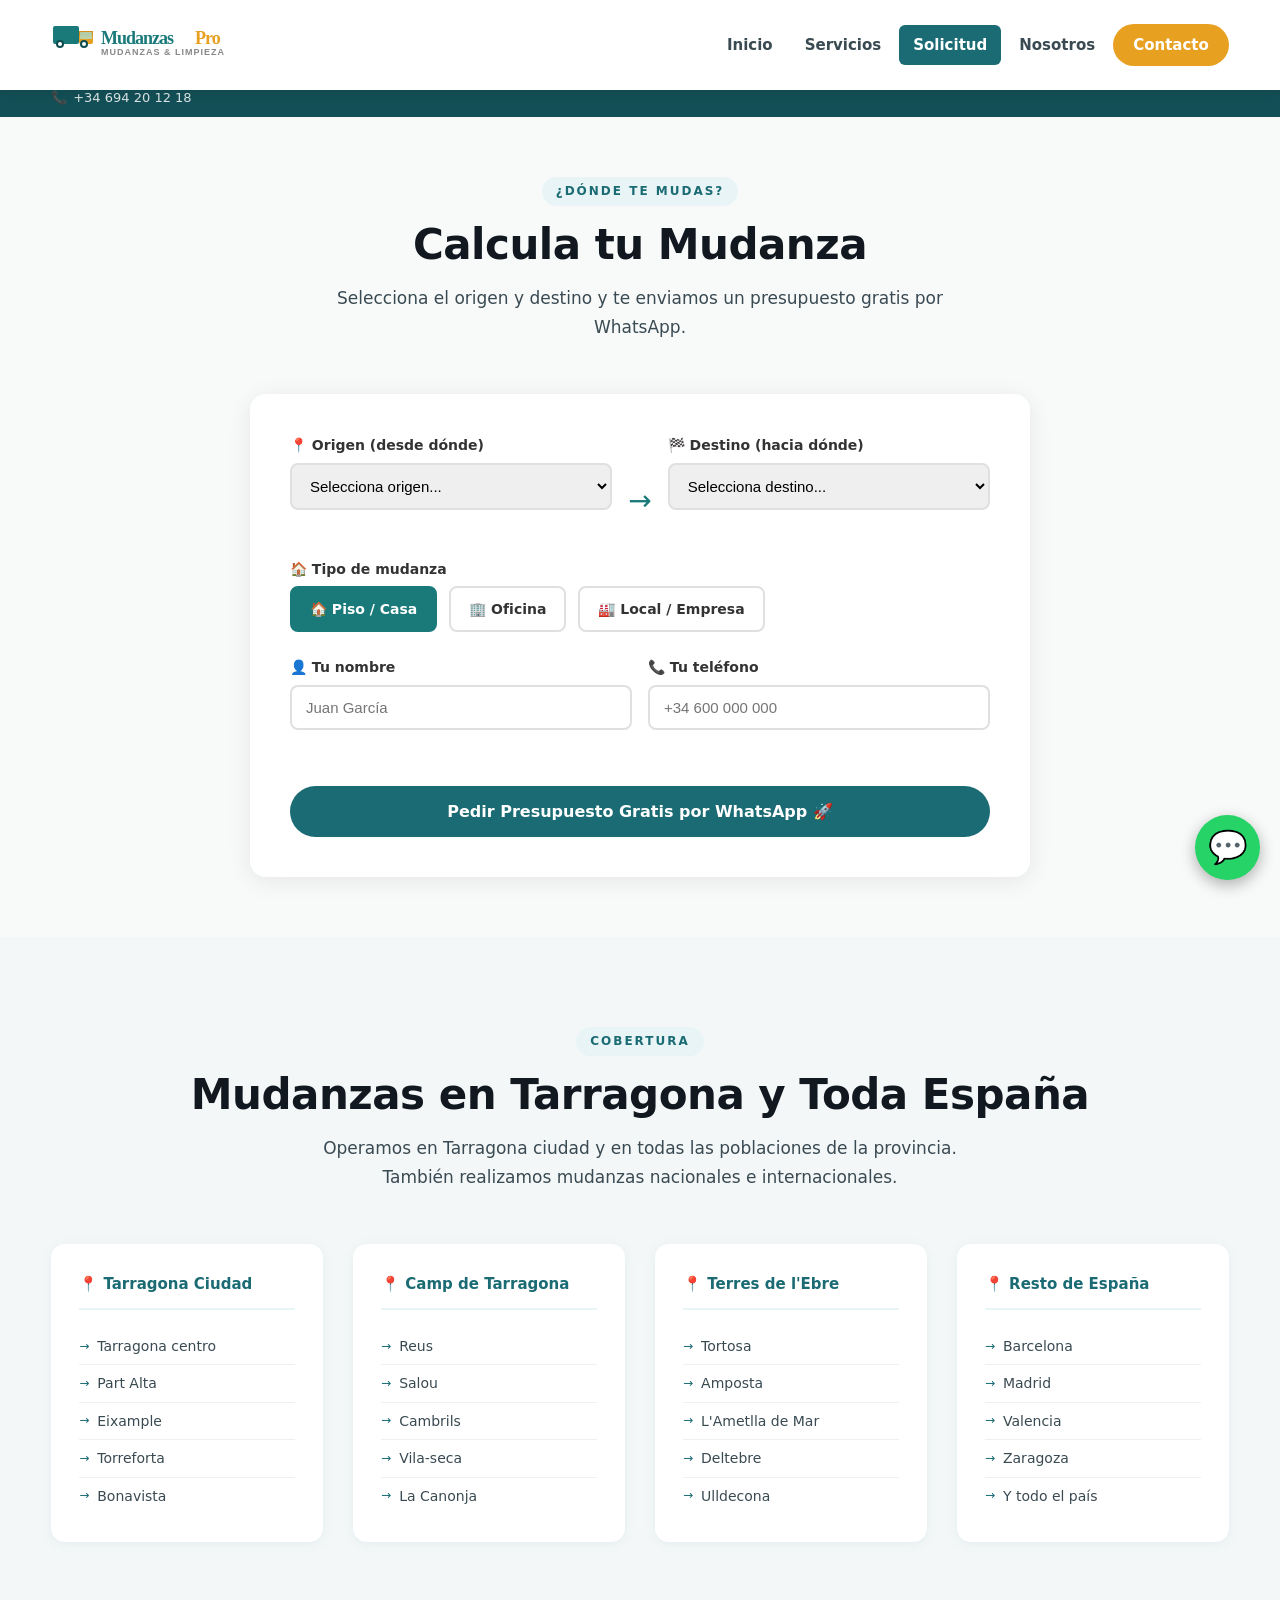
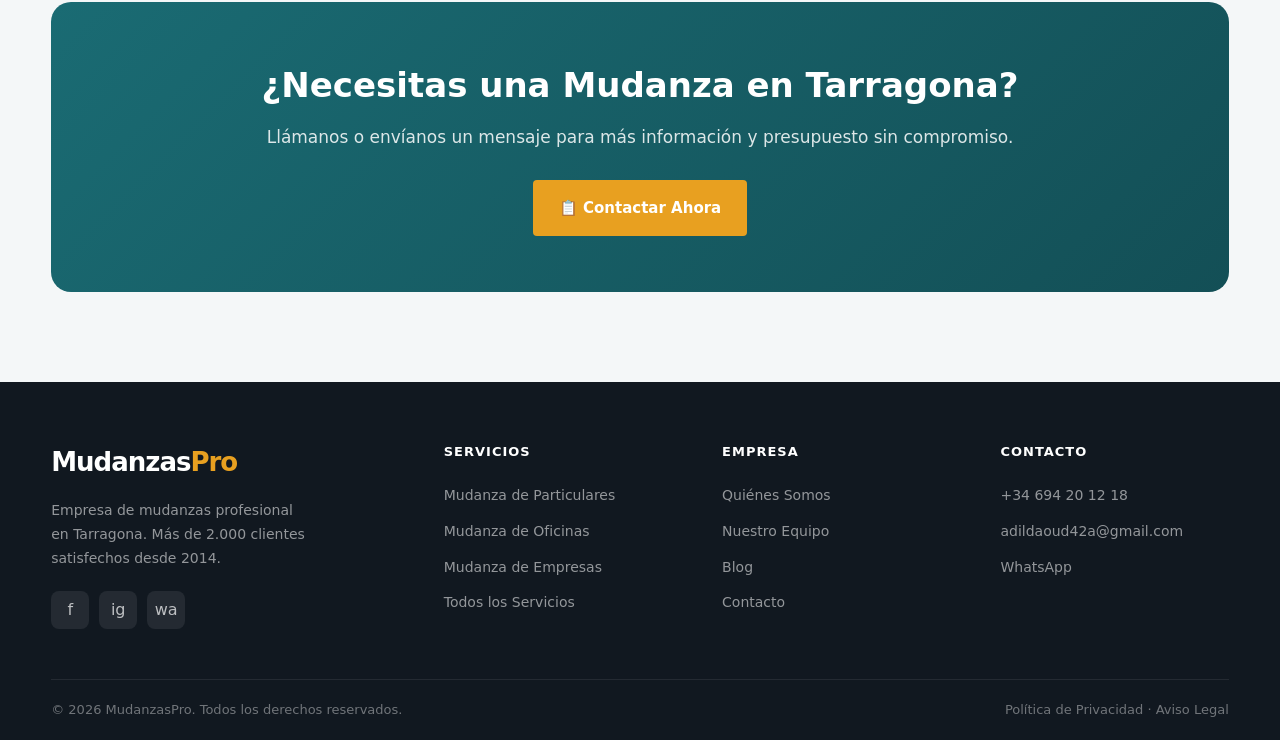
<file: request.html>
<!DOCTYPE html>
<html lang="es">
<head>
  <meta charset="UTF-8" />
  <meta name="viewport" content="width=device-width, initial-scale=1.0"/>
  <title>Mudanzas Internacionales desde Tarragona – MudanzasPro</title>
  <meta name="description" content="Mudanzas internacionales desde Tarragona. Gestión aduanera, logística completa y documentación. Presupuesto gratis. +34 694 20 12 18." />
  <link rel="stylesheet" href="style.css" />
</head>
<body>
<div class="topbar"><div class="container"><div class="topbar-left"><span>📞 <a href="tel:+34694201218">+34 694 20 12 18</a></span></div></div></div>
<header>
  <div class="container nav">
    <a href="index.html" class="logo"><svg width="180" height="44" viewBox="0 0 180 44" fill="none" xmlns="http://www.w3.org/2000/svg"><rect x="2" y="10" width="26" height="18" rx="2" fill="#1a7a7a"/><rect x="28" y="15" width="14" height="13" rx="2" fill="#e8a020"/><polygon points="28,15 42,15 42,20 28,20" fill="#d4901a"/><circle cx="9" cy="28" r="4" fill="#0d4d4d"/><circle cx="9" cy="28" r="2" fill="#fff"/><circle cx="33" cy="28" r="4" fill="#0d4d4d"/><circle cx="33" cy="28" r="2" fill="#fff"/><rect x="29" y="16" width="12" height="7" rx="1" fill="#a8e6e6" opacity="0.7"/><text x="50" y="28" font-family="Georgia, serif" font-size="18" font-weight="700" fill="#1a7a7a">Mudanzas</text><text x="144" y="28" font-family="Georgia, serif" font-size="18" font-weight="700" fill="#e8a020">Pro</text><text x="50" y="39" font-family="Arial, sans-serif" font-size="9" fill="#888" letter-spacing="1">MUDANZAS &amp; LIMPIEZA</text></svg></a>
    <nav id="main-nav">
      <a href="index.html">Inicio</a>
      <a href="services.html">Servicios</a>
      <a href="request.html" class="active">Solicitud</a>
      <a href="#">Nosotros</a>
      <a href="contact.html" class="nav-cta">Contacto</a>
      

    </nav>
    <button class="hamburger" id="hamburger"><span></span><span></span><span></span></button>
  </div>
</header>
    <!-- ===== MOVE QUOTE FORM ===== -->
<section class="move-form-section">
  <div class="container">
    <div class="section-header centered">
      <div class="section-label">¿Dónde te mudas?</div>
      <h2 class="section-title">Calcula tu Mudanza</h2>
      <p class="section-sub">Selecciona el origen y destino y te enviamos un presupuesto gratis por WhatsApp.</p>
    </div>

    <div class="move-form-box">
      <form id="move-quote-form">

        <!-- FROM -->
        <div class="move-form-row">
          <div class="move-form-group">
            <label>📍 Origen (desde dónde)</label>
            <select id="from-place">
              <option value="">Selecciona origen...</option>
              <optgroup label="Tarragona Ciudad">
                <option>Tarragona centro</option>
                <option>Part Alta</option>
                <option>Eixample</option>
                <option>Torreforta</option>
                <option>Bonavista</option>
              </optgroup>
              <optgroup label="Camp de Tarragona">
                <option>Reus</option>
                <option>Salou</option>
                <option>Cambrils</option>
                <option>Vila-seca</option>
                <option>La Canonja</option>
              </optgroup>
              <optgroup label="Terres de l'Ebre">
                <option>Tortosa</option>
                <option>Amposta</option>
                <option>L'Ametlla de Mar</option>
                <option>Deltebre</option>
                <option>Ulldecona</option>
              </optgroup>
              <optgroup label="Resto de España">
                <option>Barcelona</option>
                <option>Madrid</option>
                <option>Valencia</option>
                <option>Zaragoza</option>
              </optgroup>
              <option value="otro-origen">Otra ciudad...</option>
            </select>
            <!-- shown only if "Otra ciudad" is selected -->
            <input type="text" id="from-other" placeholder="Escribe tu ciudad" style="display:none; margin-top:8px;">
          </div>

          <div class="move-form-arrow">→</div>

          <!-- TO -->
          <div class="move-form-group">
            <label>🏁 Destino (hacia dónde)</label>
            <select id="to-place">
              <option value="">Selecciona destino...</option>
              <optgroup label="Tarragona Ciudad">
                <option>Tarragona centro</option>
                <option>Part Alta</option>
                <option>Eixample</option>
                <option>Torreforta</option>
                <option>Bonavista</option>
              </optgroup>
              <optgroup label="Camp de Tarragona">
                <option>Reus</option>
                <option>Salou</option>
                <option>Cambrils</option>
                <option>Vila-seca</option>
                <option>La Canonja</option>
              </optgroup>
              <optgroup label="Terres de l'Ebre">
                <option>Tortosa</option>
                <option>Amposta</option>
                <option>L'Ametlla de Mar</option>
                <option>Deltebre</option>
                <option>Ulldecona</option>
              </optgroup>
              <optgroup label="Resto de España">
                <option>Barcelona</option>
                <option>Madrid</option>
                <option>Valencia</option>
                <option>Zaragoza</option>
              </optgroup>
              <option value="otro-destino">Otra ciudad...</option>
            </select>
            <input type="text" id="to-other" placeholder="Escribe tu ciudad" style="display:none; margin-top:8px;">
          </div>
        </div>

        <!-- TYPE -->
        <div class="move-form-group">
          <label>🏠 Tipo de mudanza</label>
          <div class="move-type-options">
            <label class="move-type-btn">
              <input type="radio" name="move-type" value="Piso / Casa" checked>
              <span>🏠 Piso / Casa</span>
            </label>
            <label class="move-type-btn">
              <input type="radio" name="move-type" value="Oficina">
              <span>🏢 Oficina</span>
            </label>
            <label class="move-type-btn">
              <input type="radio" name="move-type" value="Local / Empresa">
              <span>🏭 Local / Empresa</span>
            </label>
          </div>
        </div>

        <!-- NAME + PHONE -->
        <div class="move-form-row">
          <div class="move-form-group">
            <label>👤 Tu nombre</label>
            <input type="text" id="mq-name" placeholder="Juan García" required>
          </div>
          <div class="move-form-group">
            <label>📞 Tu teléfono</label>
            <input type="tel" id="mq-phone" placeholder="+34 600 000 000" required>
          </div>
        </div>

        <button type="submit" class="submit-btn">
          Pedir Presupuesto Gratis por WhatsApp 🚀
        </button>

      </form>
    </div>
  </div>
</section>

<!-- ===== CSS ===== -->
<style>
.move-form-section {
  padding: 60px 0;
  background: #f8fafa;
}

.move-form-box {
  background: white;
  border-radius: 16px;
  padding: 40px;
  box-shadow: 0 4px 24px rgba(0,0,0,0.08);
  max-width: 780px;
  margin: 0 auto;
}

.move-form-row {
  display: flex;
  gap: 16px;
  align-items: flex-end;
  margin-bottom: 24px;
}

.move-form-arrow {
  font-size: 28px;
  color: #1a7a7a;
  padding-bottom: 10px;
  flex-shrink: 0;
}

.move-form-group {
  flex: 1;
  display: flex;
  flex-direction: column;
  gap: 6px;
  margin-bottom: 24px;
}

.move-form-group label {
  font-weight: 600;
  font-size: 14px;
  color: #333;
}

.move-form-group select,
.move-form-group input[type="text"],
.move-form-group input[type="tel"] {
  padding: 12px 14px;
  border: 2px solid #e0e0e0;
  border-radius: 8px;
  font-size: 15px;
  transition: border-color 0.2s;
  width: 100%;
  box-sizing: border-box;
}

.move-form-group select:focus,
.move-form-group input:focus {
  border-color: #1a7a7a;
  outline: none;
}

.move-type-options {
  display: flex;
  gap: 12px;
  flex-wrap: wrap;
}

.move-type-btn {
  cursor: pointer;
}

.move-type-btn input {
  display: none;
}

.move-type-btn span {
  display: inline-block;
  padding: 10px 18px;
  border: 2px solid #e0e0e0;
  border-radius: 8px;
  font-size: 14px;
  font-weight: 600;
  transition: all 0.2s;
}

.move-type-btn input:checked + span {
  border-color: #1a7a7a;
  background: #1a7a7a;
  color: white;
}

.move-type-btn:hover span {
  border-color: #1a7a7a;
}

@media (max-width: 600px) {
  .move-form-row {
    flex-direction: column;
  }
  .move-form-arrow {
    transform: rotate(90deg);
    text-align: center;
    padding: 0;
  }
  .move-form-box {
    padding: 24px 16px;
  }
}
</style>

<!-- ===== JS ===== -->
<script>
// Show text input when "Otra ciudad" is selected
document.getElementById('from-place').addEventListener('change', function() {
  document.getElementById('from-other').style.display =
    this.value === 'otro-origen' ? 'block' : 'none';
});

document.getElementById('to-place').addEventListener('change', function() {
  document.getElementById('to-other').style.display =
    this.value === 'otro-destino' ? 'block' : 'none';
});

// Submit → open WhatsApp
document.getElementById('move-quote-form').addEventListener('submit', function(e) {
  e.preventDefault();

  const fromSelect = document.getElementById('from-place');
  const toSelect   = document.getElementById('to-place');

  const from = fromSelect.value === 'otro-origen'
    ? document.getElementById('from-other').value
    : fromSelect.value;

  const to = toSelect.value === 'otro-destino'
    ? document.getElementById('to-other').value
    : toSelect.value;

  const type  = document.querySelector('input[name="move-type"]:checked').value;
  const name  = document.getElementById('mq-name').value;
  const phone = document.getElementById('mq-phone').value;

  if (!from || !to) {
    alert('Por favor selecciona origen y destino.');
    return;
  }

  const text =
    `¡Hola! Me gustaría pedir un presupuesto de mudanza.\n\n` +
    `📍 Origen: ${from}\n` +
    `🏁 Destino: ${to}\n` +
    `🏠 Tipo: ${type}\n` +
    `👤 Nombre: ${name}\n` +
    `📞 Teléfono: ${phone}`;

  window.open('https://wa.me/34694201218?text=' + encodeURIComponent(text), '_blank');
});
</script>
<!-- ===== END MOVE QUOTE FORM ===== -->
 <!-- SERVICE AREAS -->
<section class="areas-section">
  <div class="container">
    <div class="section-header centered">
      <div class="section-label">Cobertura</div>
      <h2 class="section-title">Mudanzas en Tarragona y Toda España</h2>
      <p class="section-sub">Operamos en Tarragona ciudad y en todas las poblaciones de la provincia. También realizamos mudanzas nacionales e internacionales.</p>
    </div>
    <div class="areas-grid">
      <div class="area-column">
        <h3>📍 Tarragona Ciudad</h3>
        <ul>
          <li>Tarragona centro</li>
          <li>Part Alta</li>
          <li>Eixample</li>
          <li>Torreforta</li>
          <li>Bonavista</li>
        </ul>
      </div>
      <div class="area-column">
        <h3>📍 Camp de Tarragona</h3>
        <ul>
          <li>Reus</li>
          <li>Salou</li>
          <li>Cambrils</li>
          <li>Vila-seca</li>
          <li>La Canonja</li>
        </ul>
      </div>
      <div class="area-column">
        <h3>📍 Terres de l'Ebre</h3>
        <ul>
          <li>Tortosa</li>
          <li>Amposta</li>
          <li>L'Ametlla de Mar</li>
          <li>Deltebre</li>
          <li>Ulldecona</li>
        </ul>
      </div>
      <div class="area-column">
        <h3>📍 Resto de España</h3>
        <ul>
          <li>Barcelona</li>
          <li>Madrid</li>
          <li>Valencia</li>
          <li>Zaragoza</li>
          <li>Y todo el país</li>
        </ul>
      </div>
    </div>
    <div class="areas-cta">
      <h2>¿Necesitas una Mudanza en Tarragona?</h2>
      <p>Llámanos o envíanos un mensaje para más información y presupuesto sin compromiso.</p>
      <a href="contact.html" class="btn btn-primary">📋 Contactar Ahora</a>
    </div>
  </div>
</section>

<!-- FOOTER -->
<footer>
  <div class="container">
    <div class="footer-grid">
      <div class="footer-brand">
        <a href="index.html" class="logo">Mudanzas<span style="color:var(--gold)">Pro</span></a>
        <p>Empresa de mudanzas profesional en Tarragona. Más de 2.000 clientes satisfechos desde 2014.</p>
        <div class="footer-socials">
          <a href="#" class="social-link" title="Facebook">f</a>
          <a href="#" class="social-link" title="Instagram">ig</a>
          <a href="#" class="social-link" title="WhatsApp">wa</a>
        </div>
      </div>
      <div class="footer-col">
        <h4>Servicios</h4>
        <ul>
          <li><a href="private-moving.html">Mudanza de Particulares</a></li>
          <li><a href="office-moving.html">Mudanza de Oficinas</a></li>
          <li><a href="moving-compan.html">Mudanza de Empresas</a></li>
          <li><a href="services.html">Todos los Servicios</a></li>
        </ul>
      </div>
      <div class="footer-col">
        <h4>Empresa</h4>
        <ul>
          <li><a href="#">Quiénes Somos</a></li>
          <li><a href="#">Nuestro Equipo</a></li>
          <li><a href="#">Blog</a></li>
          <li><a href="contact.html">Contacto</a></li>
        </ul>
      </div>
      <div class="footer-col">
        <h4>Contacto</h4>
        <ul>
          <li><a href="tel:+34694201218">+34 694 20 12 18</a></li>
          <li><a href="mailto:adildaoud42a@gmail.com">adildaoud42a@gmail.com</a></li>
          <li><a href="https://wa.me/34694201218">WhatsApp</a></li>
        </ul>
      </div>
    </div>
    <div class="footer-bottom">
      <span>© 2026 MudanzasPro. Todos los derechos reservados.</span>
      <span><a href="#">Política de Privacidad</a> · <a href="#">Aviso Legal</a></span>
    </div>
  </div>
</footer>

<!-- WhatsApp Chat Widget -->
<div class="wa-chat-box" id="waChatBox">
  <div class="wa-header">
    MudanzasPro – Tarragona
    <span onclick="toggleChat()">×</span>
  </div>
  <div class="wa-body">
    <div class="wa-message">
      ¡Hola! ¿En qué podemos ayudarte?
    </div>
    <textarea id="waMessage" placeholder="Escribe tu mensaje..."></textarea>
    <button onclick="sendWhatsApp()">➤</button>
  </div>
</div>

<div class="wa-floating" onclick="toggleChat()">💬</div>

<style>
.wa-floating{position:fixed;bottom:20px;right:20px;width:65px;height:65px;background:#25D366;border-radius:50%;display:flex;justify-content:center;align-items:center;color:white;font-size:32px;cursor:pointer;z-index:9999;box-shadow:0 5px 15px rgba(0,0,0,0.3);}
.wa-chat-box{position:fixed;bottom:100px;right:20px;width:320px;background:#f1f1f1;border-radius:10px;overflow:hidden;box-shadow:0 5px 25px rgba(0,0,0,0.3);z-index:9999;display:none;font-family:Arial,sans-serif;}
.wa-header{background:#25D366;color:white;padding:15px;font-weight:bold;display:flex;justify-content:space-between;align-items:center;}
.wa-header span{cursor:pointer;font-size:22px;}
.wa-body{padding:15px;}
.wa-message{background:white;padding:12px;border-radius:8px;margin-bottom:15px;color:#555;}
.wa-body textarea{width:100%;height:80px;border:1px solid #ccc;border-radius:8px;padding:10px;resize:none;font-size:14px;box-sizing:border-box;}
.wa-body button{margin-top:10px;width:100%;background:#25D366;border:none;color:white;padding:12px;border-radius:8px;font-size:18px;cursor:pointer;}
</style>

<script>
function toggleChat(){const b=document.getElementById("waChatBox");b.style.display=b.style.display==="block"?"none":"block";}
function sendWhatsApp(){const m=document.getElementById("waMessage").value;window.open("https://wa.me/34694201218?text="+encodeURIComponent(m),"_blank");}
const hamburger=document.getElementById('hamburger');
const nav=document.getElementById('main-nav');
hamburger.addEventListener('click',()=>nav.classList.toggle('open'));
</script>
<script>
// get city from URL
const params = new URLSearchParams(window.location.search);
const destino = params.get('destino');

if (destino) {
  const toPlace = document.getElementById('to-place');

  // check if option exists
  let optionExists = false;

  [...toPlace.options].forEach(option => {
    if (option.text === destino) {
      option.selected = true;
      optionExists = true;
    }
  });

  // if city does not exist in select
  if (!optionExists) {
    toPlace.value = "otro-destino";

    const otherInput = document.getElementById('to-other');
    otherInput.style.display = 'block';
    otherInput.value = destino;
  }
}
</script>
</body>
</html>
</file>
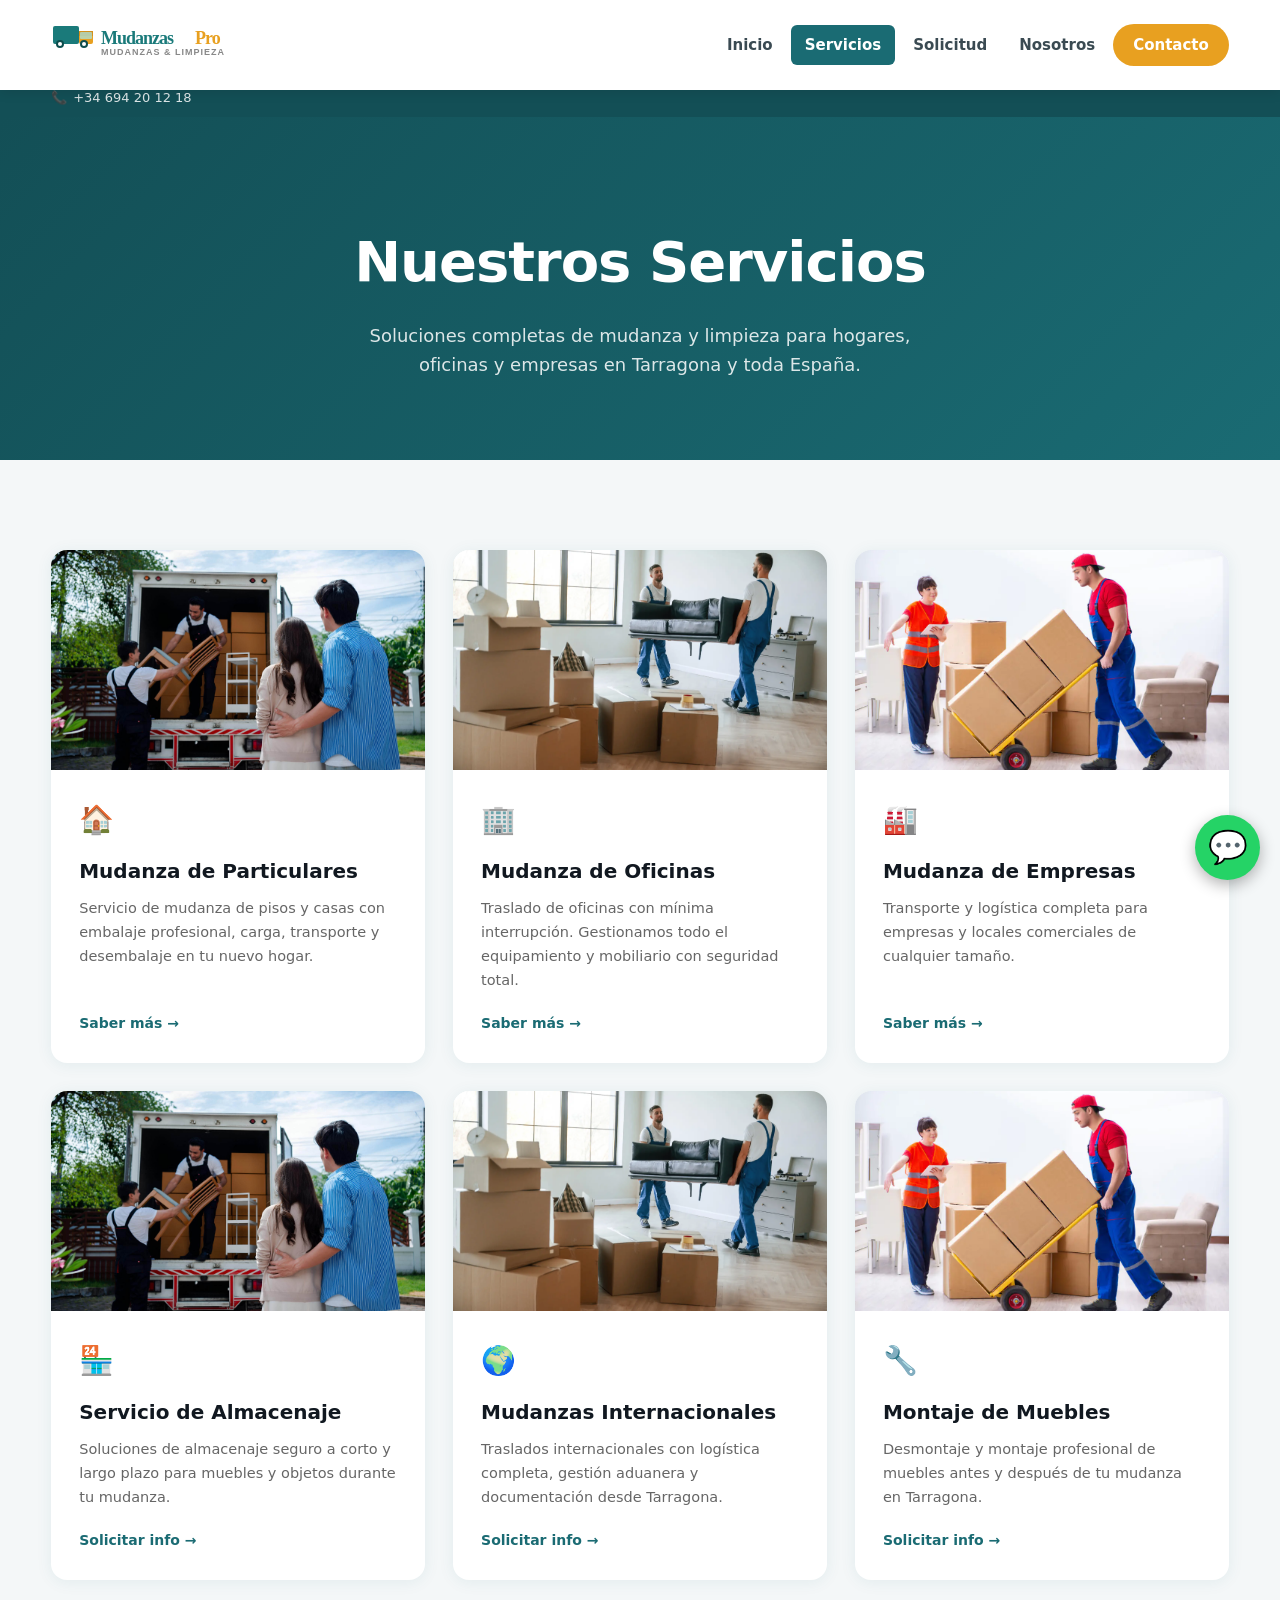
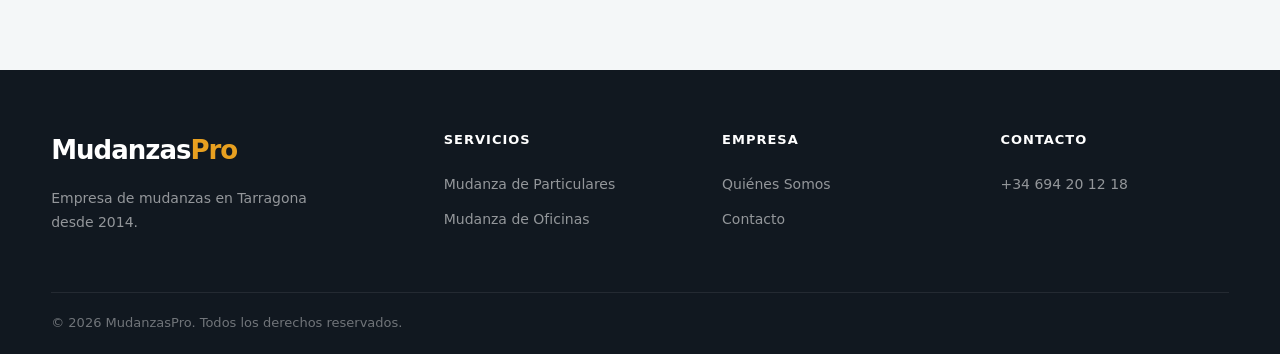
<file: services.html>
<!DOCTYPE html>
<html lang="es">
<head>
  <meta charset="UTF-8" />
  <meta name="viewport" content="width=device-width, initial-scale=1.0"/>
  <title>Servicios de Mudanza en Tarragona – MudanzasPro</title>
  <meta name="description" content="Todos los servicios de mudanza en Tarragona: particulares, oficinas, empresas, almacenaje, mudanzas internacionales y montaje de muebles. Presupuesto gratis." />
  <link rel="stylesheet" href="style.css" />
</head>
<body>

<div class="topbar">
  <div class="container">
    <div class="topbar-left">
      <span>📞 <a href="tel:+34694201218">+34 694 20 12 18</a></span>
    </div>
  </div>
</div>

<header>
  <div class="container nav">
    <a href="index.html" class="logo"><svg width="180" height="44" viewBox="0 0 180 44" fill="none" xmlns="http://www.w3.org/2000/svg"><rect x="2" y="10" width="26" height="18" rx="2" fill="#1a7a7a"/><rect x="28" y="15" width="14" height="13" rx="2" fill="#e8a020"/><polygon points="28,15 42,15 42,20 28,20" fill="#d4901a"/><circle cx="9" cy="28" r="4" fill="#0d4d4d"/><circle cx="9" cy="28" r="2" fill="#fff"/><circle cx="33" cy="28" r="4" fill="#0d4d4d"/><circle cx="33" cy="28" r="2" fill="#fff"/><rect x="29" y="16" width="12" height="7" rx="1" fill="#a8e6e6" opacity="0.7"/><text x="50" y="28" font-family="Georgia, serif" font-size="18" font-weight="700" fill="#1a7a7a">Mudanzas</text><text x="144" y="28" font-family="Georgia, serif" font-size="18" font-weight="700" fill="#e8a020">Pro</text><text x="50" y="39" font-family="Arial, sans-serif" font-size="9" fill="#888" letter-spacing="1">MUDANZAS &amp; LIMPIEZA</text></svg></a>
    <nav id="main-nav">
      <a href="index.html">Inicio</a>
      <a href="services.html" class="active">Servicios</a>
      <a href="request.html">Solicitud</a>
      <a href="#">Nosotros</a>
      <a href="contact.html" class="nav-cta">Contacto</a>
    </nav>
    <button class="hamburger" id="hamburger"><span></span><span></span><span></span></button>
  </div>
</header>

<section class="page-hero">
  <div class="container">
    <h1>Nuestros Servicios</h1>
    <p>Soluciones completas de mudanza y limpieza para hogares, oficinas y empresas en Tarragona y toda España.</p>
  </div>
</section>

<section class="services-section">
  <div class="container">
    <div class="service-grid">
      <div class="service-card">
        <div class="card-img-wrap"><img src="images/move.jpg" alt="Mudanza de Particulares"></div>
        <div class="card-body">
          <div class="card-icon">🏠</div>
          <h3>Mudanza de Particulares</h3>
          <p>Servicio de mudanza de pisos y casas con embalaje profesional, carga, transporte y desembalaje en tu nuevo hogar.</p>
          <a href="private-moving.html" class="card-link">Saber más →</a>
        </div>
      </div>
      <div class="service-card">
        <div class="card-img-wrap"><img src="images/clean.jpg" alt="Mudanza de Oficinas"></div>
        <div class="card-body">
          <div class="card-icon">🏢</div>
          <h3>Mudanza de Oficinas</h3>
          <p>Traslado de oficinas con mínima interrupción. Gestionamos todo el equipamiento y mobiliario con seguridad total.</p>
          <a href="office-moving.html" class="card-link">Saber más →</a>
        </div>
      </div>
      <div class="service-card">
        <div class="card-img-wrap"><img src="images/moving.jpg" alt="Mudanza de Empresas"></div>
        <div class="card-body">
          <div class="card-icon">🏭</div>
          <h3>Mudanza de Empresas</h3>
          <p>Transporte y logística completa para empresas y locales comerciales de cualquier tamaño.</p>
          <a href="moving-compan.html" class="card-link">Saber más →</a>
        </div>
      </div>
      <div class="service-card">
        <div class="card-img-wrap"><img src="images/move.jpg" alt="Servicio de Almacenaje"></div>
        <div class="card-body">
          <div class="card-icon">🏪</div>
          <h3>Servicio de Almacenaje</h3>
          <p>Soluciones de almacenaje seguro a corto y largo plazo para muebles y objetos durante tu mudanza.</p>
          <a href="contact.html" class="card-link">Solicitar info →</a>
        </div>
      </div>
      <div class="service-card" id="limpieza">
        <div class="card-img-wrap"><img src="images/clean.jpg" alt="Mudanzas Internacionales"></div>
        <div class="card-body">
          <div class="card-icon">🌍</div>
          <h3>Mudanzas Internacionales</h3>
          <p>Traslados internacionales con logística completa, gestión aduanera y documentación desde Tarragona.</p>
          <a href="contact.html" class="card-link">Solicitar info →</a>
        </div>
      </div>
      <div class="service-card">
        <div class="card-img-wrap"><img src="images/moving.jpg" alt="Montaje de Muebles"></div>
        <div class="card-body">
          <div class="card-icon">🔧</div>
          <h3>Montaje de Muebles</h3>
          <p>Desmontaje y montaje profesional de muebles antes y después de tu mudanza en Tarragona.</p>
          <a href="contact.html" class="card-link">Solicitar info →</a>
        </div>
      </div>
    </div>
  </div>
</section>

<footer>
  <div class="container">
    <div class="footer-grid">
      <div class="footer-brand">
        <a href="index.html" class="logo">Mudanzas<span style="color:var(--gold)">Pro</span></a>
        <p>Empresa de mudanzas en Tarragona desde 2014.</p>
      </div>
      <div class="footer-col"><h4>Servicios</h4><ul>
        <li><a href="private-moving.html">Mudanza de Particulares</a></li>
        <li><a href="office-moving.html">Mudanza de Oficinas</a></li>
      </ul></div>
      <div class="footer-col"><h4>Empresa</h4><ul>
        <li><a href="#">Quiénes Somos</a></li>
        <li><a href="contact.html">Contacto</a></li>
      </ul></div>
      <div class="footer-col"><h4>Contacto</h4><ul>
        <li><a href="tel:+34694201218">+34 694 20 12 18</a></li>
      </ul></div>
    </div>
    <div class="footer-bottom"><span>© 2026 MudanzasPro. Todos los derechos reservados.</span></div>
  </div>
</footer>

<div class="wa-chat-box" id="waChatBox">
  <div class="wa-header">MudanzasPro – Tarragona<span onclick="toggleChat()">×</span></div>
  <div class="wa-body">
    <div class="wa-message">¡Hola! ¿En qué podemos ayudarte?</div>
    <textarea id="waMessage" placeholder="Escribe tu mensaje..."></textarea>
    <button onclick="sendWhatsApp()">➤</button>
  </div>
</div>
<div class="wa-floating" onclick="toggleChat()">💬</div>
<style>
.wa-floating{position:fixed;bottom:20px;right:20px;width:65px;height:65px;background:#25D366;border-radius:50%;display:flex;justify-content:center;align-items:center;color:white;font-size:32px;cursor:pointer;z-index:9999;box-shadow:0 5px 15px rgba(0,0,0,0.3);}
.wa-chat-box{position:fixed;bottom:100px;right:20px;width:320px;background:#f1f1f1;border-radius:10px;overflow:hidden;box-shadow:0 5px 25px rgba(0,0,0,0.3);z-index:9999;display:none;font-family:Arial,sans-serif;}
.wa-header{background:#25D366;color:white;padding:15px;font-weight:bold;display:flex;justify-content:space-between;align-items:center;}
.wa-header span{cursor:pointer;font-size:22px;}
.wa-body{padding:15px;}
.wa-message{background:white;padding:12px;border-radius:8px;margin-bottom:15px;color:#555;}
.wa-body textarea{width:100%;height:80px;border:1px solid #ccc;border-radius:8px;padding:10px;resize:none;font-size:14px;box-sizing:border-box;}
.wa-body button{margin-top:10px;width:100%;background:#25D366;border:none;color:white;padding:12px;border-radius:8px;font-size:18px;cursor:pointer;}
</style>
<script>
function toggleChat(){const b=document.getElementById("waChatBox");b.style.display=b.style.display==="block"?"none":"block";}
function sendWhatsApp(){const m=document.getElementById("waMessage").value;window.open("https://wa.me/34694201218?text="+encodeURIComponent(m),"_blank");}
const hamburger=document.getElementById('hamburger');
const nav=document.getElementById('main-nav');
hamburger.addEventListener('click',()=>nav.classList.toggle('open'));
</script>
</body>
</html>
</file>
<file: style.css>
/* =========================================
   RESET & BASE
========================================= */
*, *::before, *::after {
  margin: 0; padding: 0;
  box-sizing: border-box;
}

:root {
  --teal:      #1a6b73;
  --teal-dark: #134f56;
  --teal-light:#e8f4f5;
  --gold:      #e8a020;
  --dark:      #111820;
  --mid:       #3a4a52;
  --light:     #f4f7f8;
  --white:     #ffffff;
  --radius:    12px;
  --shadow:    0 4px 24px rgba(26,107,115,.13);
  --trans:     .3s cubic-bezier(.4,0,.2,1);
}

html { scroll-behavior: smooth; }

body {
  font-family: 'Segoe UI', system-ui, sans-serif;
  color: var(--dark);
  line-height: 1.6;
  background: var(--white);
  padding-top: 80px;
}

.container {
  width: 92%;
  max-width: 1200px;
  margin: auto;
}

img { display: block; max-width: 100%; }

/* =========================================
   TOP BAR
========================================= */
.topbar {
  background: var(--teal-dark);
  color: rgba(255,255,255,.85);
  font-size: 13px;
  padding: 8px 0;
}

.topbar .container {
  display: flex;
  justify-content: space-between;
  align-items: center;
  gap: 12px;
  flex-wrap: wrap;
}

.topbar a {
  color: rgba(255,255,255,.85);
  text-decoration: none;
  transition: color var(--trans);
}
.topbar a:hover { color: var(--gold); }

.topbar-left { display: flex; gap: 20px; align-items: center; }
.topbar-right { display: flex; gap: 16px; }

.topbar-left span { display: flex; align-items: center; gap: 6px; }

/* =========================================
   HEADER / NAV
========================================= */
header {
  position: fixed;
  top: 0; left: 0;
  width: 100%;
  z-index: 1000;
  background: var(--white);
  box-shadow: 0 2px 12px rgba(0,0,0,.10);
}

.nav {
  display: flex;
  justify-content: space-between;
  align-items: center;
  padding: 16px 0;
}

.logo {
  font-size: 28px;
  font-weight: 800;
  color: var(--teal);
  letter-spacing: -1px;
  text-decoration: none;
}
.logo span { color: var(--gold); }

nav { display: flex; align-items: center; gap: 4px; }

nav a {
  text-decoration: none;
  color: var(--mid);
  font-weight: 600;
  font-size: 15px;
  padding: 8px 14px;
  border-radius: 6px;
  transition: var(--trans);
  position: relative;
}
nav a:hover { color: var(--teal); background: var(--teal-light); }
nav a.active { color: var(--white); background: var(--teal); }

.nav-cta {
  background: var(--gold) !important;
  color: var(--white) !important;
  border-radius: 30px !important;
  padding: 9px 20px !important;
  font-weight: 700 !important;
}
.nav-cta:hover { background: #c98a16 !important; transform: translateY(-2px); }

/* Hamburger */
.hamburger {
  display: none;
  flex-direction: column;
  gap: 5px;
  cursor: pointer;
  padding: 4px;
  background: none;
  border: none;
}
.hamburger span {
  display: block;
  width: 24px; height: 2px;
  background: var(--teal);
  border-radius: 2px;
  transition: var(--trans);
}

/* =========================================
   HERO
========================================= */
.hero {
  position: relative;
  height: 520px;
  overflow: hidden;
  color: var(--white);
}

/* Truck background */
.hero-truck-bg {
  position: absolute;
  inset: 0;
  z-index: 0;
}
.hero-truck-img {
  width: 100%;
  height: 100%;
  object-fit: cover;
  object-position: center;
  filter: brightness(0.55) saturate(0.7) hue-rotate(160deg);
  /* Blue tint like servicialia.cat */
  mix-blend-mode: normal;
}
.hero-truck-overlay {
  position: absolute;
  inset: 0;
  background: linear-gradient(
    to right,
    rgba(10,50,60,0.45) 0%,
    rgba(10,50,60,0.15) 50%,
    rgba(10,40,55,0.75) 100%
  );
}

.hero-content {
  display: flex;
  align-items: center;
  height: 100%;
  gap: 0;
  position: relative;
  z-index: 1;
}

.hero-left { flex: 1; }

.hero-text {
  flex: 0 0 480px;
  text-align: right;
  padding: 40px 0;
}

.hero-badge {
  display: inline-block;
  background: rgba(255,255,255,.15);
  border: 1px solid rgba(255,255,255,.3);
  color: rgba(255,255,255,.9);
  padding: 6px 16px;
  border-radius: 30px;
  font-size: 13px;
  font-weight: 600;
  letter-spacing: .5px;
  margin-bottom: 16px;
  text-transform: uppercase;
}

.hero-text h1 {
  font-size: clamp(32px, 4vw, 54px);
  font-weight: 800;
  line-height: 1.1;
  margin-bottom: 16px;
  letter-spacing: -1px;
  text-shadow: 0 2px 12px rgba(0,0,0,.4);
}
.hero-text h1 em {
  font-style: normal;
  color: var(--gold);
}

.hero-phone {
  font-size: 20px;
  font-weight: 700;
  margin-bottom: 24px;
  color: var(--gold);
}
.hero-phone a { color: inherit; text-decoration: none; }

.hero-text p {
  font-size: 16px;
  opacity: .88;
  margin-bottom: 16px;
  line-height: 1.65;
}

.hero-btns {
  display: flex;
  gap: 12px;
  flex-wrap: wrap;
  justify-content: flex-end;
}

.btn {
  display: inline-flex;
  align-items: center;
  gap: 8px;
  padding: 14px 24px;
  border-radius: 4px;
  font-weight: 700;
  font-size: 15px;
  text-decoration: none;
  transition: var(--trans);
  cursor: pointer;
  border: 2px solid transparent;
}
.btn-primary {
  background: var(--gold);
  color: var(--white);
}
.btn-primary:hover {
  background: #c98a16;
  transform: translateY(-3px);
  box-shadow: 0 8px 24px rgba(232,160,32,.4);
}
.btn-dark {
  background: var(--teal-dark);
  color: var(--white);
  border-color: rgba(255,255,255,.3);
}
.btn-dark:hover {
  background: #0d4d4d;
  transform: translateY(-3px);
}
.btn-outline {
  background: transparent;
  border-color: rgba(255,255,255,.5);
  color: var(--white);
}
.btn-outline:hover {
  background: rgba(255,255,255,.1);
  border-color: var(--white);
  transform: translateY(-3px);
}

}
.badge-text strong {
  display: block;
  font-size: 18px;
  color: var(--teal);
  font-weight: 800;
}
.badge-text span { font-size: 12px; color: var(--mid); }

/* =========================================
   TRUST BAR
========================================= */
.trust-bar {
  background: var(--light);
  padding: 28px 0;
  border-bottom: 1px solid #e0eaeb;
}
.trust-bar .container {
  display: flex;
  justify-content: center;
  gap: 40px;
  flex-wrap: wrap;
}
.trust-item {
  display: flex;
  align-items: center;
  gap: 10px;
  font-weight: 600;
  color: var(--mid);
  font-size: 14px;
}
.trust-item .ti-icon {
  font-size: 22px;
  color: var(--teal);
}

/* =========================================
   SECTIONS
========================================= */
section { padding: 90px 0; }

.section-label {
  display: inline-block;
  text-transform: uppercase;
  font-size: 12px;
  font-weight: 700;
  letter-spacing: 2px;
  color: var(--teal);
  background: var(--teal-light);
  padding: 5px 14px;
  border-radius: 20px;
  margin-bottom: 14px;
}
.section-title {
  font-size: clamp(28px, 4vw, 42px);
  font-weight: 800;
  color: var(--dark);
  margin-bottom: 14px;
  line-height: 1.2;
  letter-spacing: -.5px;
}
.section-sub {
  color: var(--mid);
  font-size: 17px;
  line-height: 1.7;
  max-width: 640px;
}
.section-header { margin-bottom: 52px; }
.section-header.centered {
  text-align: center;
}
.section-header.centered .section-sub { margin: 0 auto; }

/* =========================================
   SERVICES GRID
========================================= */
.services-section { background: var(--light); }

.service-grid {
  display: grid;
  grid-template-columns: repeat(3, 1fr);
  gap: 28px;
}

.service-card {
  background: var(--white);
  border-radius: 16px;
  overflow: hidden;
  box-shadow: 0 2px 16px rgba(26,107,115,.08);
  transition: var(--trans);
  display: flex;
  flex-direction: column;
}
.service-card:hover {
  transform: translateY(-8px);
  box-shadow: 0 16px 40px rgba(26,107,115,.18);
}
.service-card img {
  width: 100%;
  height: 220px;
  object-fit: cover;
  transition: var(--trans);
}
.service-card:hover img { transform: scale(1.05); }
.card-img-wrap { overflow: hidden; }

.service-card .card-body {
  padding: 28px;
  display: flex;
  flex-direction: column;
  flex: 1;
}
.card-icon {
  font-size: 28px;
  margin-bottom: 12px;
}
.service-card h3 {
  font-size: 20px;
  font-weight: 700;
  color: var(--dark);
  margin-bottom: 10px;
}
.service-card p {
  color: #666;
  font-size: 14.5px;
  line-height: 1.65;
  margin-bottom: 20px;
  flex-grow: 1;
}
.card-link {
  display: inline-flex;
  align-items: center;
  gap: 6px;
  color: var(--teal);
  font-weight: 700;
  font-size: 14px;
  text-decoration: none;
  transition: var(--trans);
}
.card-link:hover { gap: 10px; color: var(--teal-dark); }

/* =========================================
   WHY US
========================================= */
.why-us {
  background: var(--white);
}
.why-grid {
  display: grid;
  grid-template-columns: 1fr 1fr;
  gap: 70px;
  align-items: center;
}
.why-image img {
  border-radius: 20px;
  width: 100%;
  box-shadow: var(--shadow);
}
.why-features {
  display: flex;
  flex-direction: column;
  gap: 24px;
  margin-top: 32px;
}
.why-feature {
  display: flex;
  gap: 18px;
  align-items: flex-start;
}
.wf-icon {
  width: 52px; height: 52px;
  min-width: 52px;
  background: var(--teal-light);
  border-radius: 12px;
  display: flex;
  align-items: center;
  justify-content: center;
  font-size: 24px;
  color: var(--teal);
}
.wf-text h4 {
  font-size: 16px;
  font-weight: 700;
  margin-bottom: 4px;
  color: var(--dark);
}
.wf-text p {
  font-size: 14px;
  color: var(--mid);
  line-height: 1.6;
}

/* =========================================
   TESTIMONIALS
========================================= */
.testimonials { background: var(--teal-dark); color: var(--white); }
.testimonials .section-title { color: var(--white); }
.testimonials .section-label {
  background: rgba(255,255,255,.15);
  color: rgba(255,255,255,.9);
}

.testimonials-grid {
  display: grid;
  grid-template-columns: repeat(3, 1fr);
  gap: 24px;
}
.testimonial-card {
  background: rgba(255,255,255,.08);
  border: 1px solid rgba(255,255,255,.12);
  border-radius: 16px;
  padding: 36px;
  transition: var(--trans);
}
.testimonial-card:hover {
  background: rgba(255,255,255,.13);
  transform: translateY(-5px);
}
.stars { color: var(--gold); font-size: 18px; letter-spacing: 2px; margin-bottom: 16px; }
.testimonial-card p {
  font-size: 15px;
  line-height: 1.7;
  opacity: .88;
  margin-bottom: 20px;
  font-style: italic;
}
.reviewer { display: flex; align-items: center; gap: 12px; }
.reviewer-avatar {
  width: 42px; height: 42px;
  border-radius: 50%;
  background: var(--teal);
  display: flex;
  align-items: center;
  justify-content: center;
  font-weight: 700;
  font-size: 16px;
  color: var(--white);
}
.reviewer-name { font-weight: 700; font-size: 14px; }
.reviewer-location { font-size: 12px; opacity: .65; }

/* =========================================
   SERVICE AREAS
========================================= */
.areas-section { background: var(--light); }

.areas-grid {
  display: grid;
  grid-template-columns: repeat(4, 1fr);
  gap: 30px;
  margin-bottom: 60px;
}
.area-column {
  background: var(--white);
  border-radius: 14px;
  padding: 28px;
  box-shadow: 0 2px 12px rgba(26,107,115,.07);
}
.area-column h3 {
  font-size: 15px;
  font-weight: 700;
  color: var(--teal);
  margin-bottom: 18px;
  padding-bottom: 12px;
  border-bottom: 2px solid var(--teal-light);
}
.area-column ul { list-style: none; }
.area-column ul li {
  padding: 7px 0;
  font-size: 14px;
  color: var(--mid);
  display: flex;
  align-items: center;
  gap: 8px;
  transition: var(--trans);
  cursor: pointer;
  border-bottom: 1px solid #f0f0f0;
}
.area-column ul li:last-child { border-bottom: none; }
.area-column ul li::before { content: '→'; color: var(--teal); font-size: 12px; }
.area-column ul li:hover { color: var(--teal); padding-left: 5px; }

.areas-cta {
  background: linear-gradient(135deg, var(--teal), var(--teal-dark));
  border-radius: 20px;
  padding: 56px;
  text-align: center;
  color: var(--white);
}
.areas-cta h2 { font-size: 34px; font-weight: 800; margin-bottom: 12px; }
.areas-cta p { opacity: .85; margin-bottom: 28px; font-size: 17px; }

/* =========================================
   CONTACT PAGE
========================================= */
.contact-section { background: var(--light); padding: 100px 0; }

.contact-grid {
  display: grid;
  grid-template-columns: 1fr 1.3fr;
  gap: 50px;
  background: var(--white);
  border-radius: 24px;
  overflow: hidden;
  box-shadow: 0 8px 40px rgba(26,107,115,.12);
}

.contact-left {
  background: linear-gradient(160deg, var(--teal-dark), var(--teal));
  color: var(--white);
  padding: 56px 44px;
}
.contact-left h2 { font-size: 36px; font-weight: 800; margin-bottom: 14px; }
.contact-left p { opacity: .85; margin-bottom: 40px; font-size: 16px; line-height: 1.7; }

.contact-info-items { display: flex; flex-direction: column; gap: 24px; }
.ci-item { display: flex; gap: 14px; align-items: flex-start; }
.ci-icon {
  width: 44px; height: 44px;
  background: rgba(255,255,255,.15);
  border-radius: 10px;
  display: flex; align-items: center; justify-content: center;
  font-size: 20px; min-width: 44px;
}
.ci-text strong { display: block; font-size: 13px; opacity: .7; text-transform: uppercase; letter-spacing: .5px; margin-bottom: 2px; }
.ci-text span { font-size: 15px; font-weight: 600; }

.whatsapp-btn {
  display: inline-flex;
  align-items: center;
  gap: 10px;
  background: #25d366;
  color: var(--white);
  padding: 13px 26px;
  border-radius: 40px;
  text-decoration: none;
  font-weight: 700;
  margin-top: 32px;
  transition: var(--trans);
  font-size: 15px;
}
.whatsapp-btn:hover { background: #1da851; transform: translateY(-3px); box-shadow: 0 8px 20px rgba(37,211,102,.35); }

.contact-right { padding: 56px 44px; }
.contact-right h3 { font-size: 26px; font-weight: 700; color: var(--dark); margin-bottom: 8px; }
.contact-right p { color: var(--mid); margin-bottom: 32px; }

.form-group { margin-bottom: 20px; }
.form-group label { display: block; font-size: 13px; font-weight: 600; color: var(--mid); margin-bottom: 7px; text-transform: uppercase; letter-spacing: .3px; }
.form-group input,
.form-group textarea,
.form-group select {
  width: 100%;
  padding: 14px 18px;
  border: 2px solid #e8eef0;
  border-radius: 10px;
  font-size: 15px;
  color: var(--dark);
  outline: none;
  transition: border-color var(--trans);
  font-family: inherit;
  background: var(--white);
}
.form-group input:focus,
.form-group textarea:focus,
.form-group select:focus { border-color: var(--teal); }
.form-group textarea { height: 140px; resize: none; }

.form-row { display: grid; grid-template-columns: 1fr 1fr; gap: 16px; }

.submit-btn {
  width: 100%;
  background: var(--teal);
  color: var(--white);
  border: none;
  padding: 16px;
  border-radius: 50px;
  font-size: 16px;
  font-weight: 700;
  cursor: pointer;
  transition: var(--trans);
  margin-top: 8px;
  font-family: inherit;
}
.submit-btn:hover { background: var(--teal-dark); transform: translateY(-2px); box-shadow: 0 8px 20px rgba(26,107,115,.3); }

/* =========================================
   SERVICES PAGE HERO
========================================= */
.page-hero {
  background: linear-gradient(135deg, var(--teal-dark), var(--teal));
  color: var(--white);
  text-align: center;
  padding: 100px 20px 80px;
}
.page-hero h1 { font-size: clamp(36px, 5vw, 56px); font-weight: 800; margin-bottom: 16px; letter-spacing: -1px; }
.page-hero p { font-size: 18px; opacity: .85; max-width: 600px; margin: 0 auto; }

/* =========================================
   SERVICE DETAIL PAGE
========================================= */
.service-detail { padding: 90px 0; }
.detail-grid { display: grid; grid-template-columns: 1fr 1fr; gap: 70px; align-items: center; }
.detail-text h2 { font-size: 38px; font-weight: 800; color: var(--teal); margin-bottom: 20px; }
.detail-text p { color: var(--mid); line-height: 1.8; margin-bottom: 16px; }
.detail-text ul { margin: 20px 0; padding-left: 0; list-style: none; }
.detail-text ul li {
  padding: 8px 0;
  padding-left: 24px;
  position: relative;
  color: var(--mid);
}
.detail-text ul li::before { content: '✓'; position: absolute; left: 0; color: var(--teal); font-weight: 700; }
.detail-image img { width: 100%; border-radius: 20px; box-shadow: var(--shadow); }

/* =========================================
   FOOTER
========================================= */
footer {
  background: var(--dark);
  color: rgba(255,255,255,.75);
  padding: 60px 0 0;
}
.footer-grid {
  display: grid;
  grid-template-columns: 1.5fr 1fr 1fr 1fr;
  gap: 50px;
  padding-bottom: 50px;
}
.footer-brand .logo { color: var(--white); display: block; margin-bottom: 16px; font-size: 26px; }
.footer-brand p { font-size: 14px; line-height: 1.7; color: rgba(255,255,255,.55); max-width: 260px; }

.footer-socials { display: flex; gap: 10px; margin-top: 20px; }
.social-link {
  width: 38px; height: 38px;
  background: rgba(255,255,255,.08);
  border-radius: 8px;
  display: flex; align-items: center; justify-content: center;
  color: rgba(255,255,255,.7);
  text-decoration: none;
  font-size: 16px;
  transition: var(--trans);
}
.social-link:hover { background: var(--teal); color: var(--white); }

.footer-col h4 {
  font-size: 13px;
  font-weight: 700;
  text-transform: uppercase;
  letter-spacing: 1px;
  color: var(--white);
  margin-bottom: 20px;
}
.footer-col ul { list-style: none; }
.footer-col ul li { margin-bottom: 10px; }
.footer-col ul li a {
  color: rgba(255,255,255,.55);
  text-decoration: none;
  font-size: 14px;
  transition: var(--trans);
}
.footer-col ul li a:hover { color: var(--gold); }

.footer-bottom {
  border-top: 1px solid rgba(255,255,255,.08);
  padding: 20px 0;
  display: flex;
  justify-content: space-between;
  align-items: center;
  font-size: 13px;
  color: rgba(255,255,255,.4);
  flex-wrap: wrap;
  gap: 12px;
}
.footer-bottom a { color: rgba(255,255,255,.4); text-decoration: none; }
.footer-bottom a:hover { color: var(--gold); }

/* =========================================
   RESPONSIVE
========================================= */
@media (max-width: 1024px) {
  .service-grid { grid-template-columns: repeat(2, 1fr); }
  .areas-grid { grid-template-columns: repeat(2, 1fr); }
  .footer-grid { grid-template-columns: repeat(2, 1fr); }
  .why-grid { grid-template-columns: 1fr; gap: 40px; }
  .why-image { order: -1; }
}

@media (max-width: 768px) {
  body { padding-top: 70px; }
  .topbar { display: none; }
  nav { display: none; position: absolute; top: 100%; left: 0; width: 100%; background: var(--white); flex-direction: column; padding: 16px 20px; box-shadow: 0 8px 24px rgba(0,0,0,.12); border-top: 1px solid #eee; gap: 4px; }
  nav.open { display: flex; }
  nav a { padding: 10px 14px; }
  .hamburger { display: flex; }
  .hero { height: auto; min-height: 400px; }
  .hero-content { flex-direction: column; align-items: flex-end; padding: 60px 0 40px; }
  .hero-left { display: none; }
  .hero-text { flex: none; width: 100%; text-align: right; }
  .hero-btns { justify-content: flex-end; }
  .hero-phone { font-size: 17px; }
  .service-grid { grid-template-columns: 1fr; }
  .testimonials-grid { grid-template-columns: 1fr; }
  .areas-grid { grid-template-columns: 1fr; }
  .contact-grid { grid-template-columns: 1fr; }
  .contact-left { padding: 40px 30px; }
  .contact-right { padding: 40px 30px; }
  .form-row { grid-template-columns: 1fr; }
  .footer-grid { grid-template-columns: 1fr 1fr; gap: 30px; }
  .areas-cta { padding: 36px 24px; }
  .areas-cta h2 { font-size: 26px; }
  .detail-grid { grid-template-columns: 1fr; }
}

@media (max-width: 480px) {
  .footer-grid { grid-template-columns: 1fr; }
  .trust-bar .container { gap: 20px; }
  .hero-btns { flex-direction: row; flex-wrap: wrap; }
  
}
</file>
